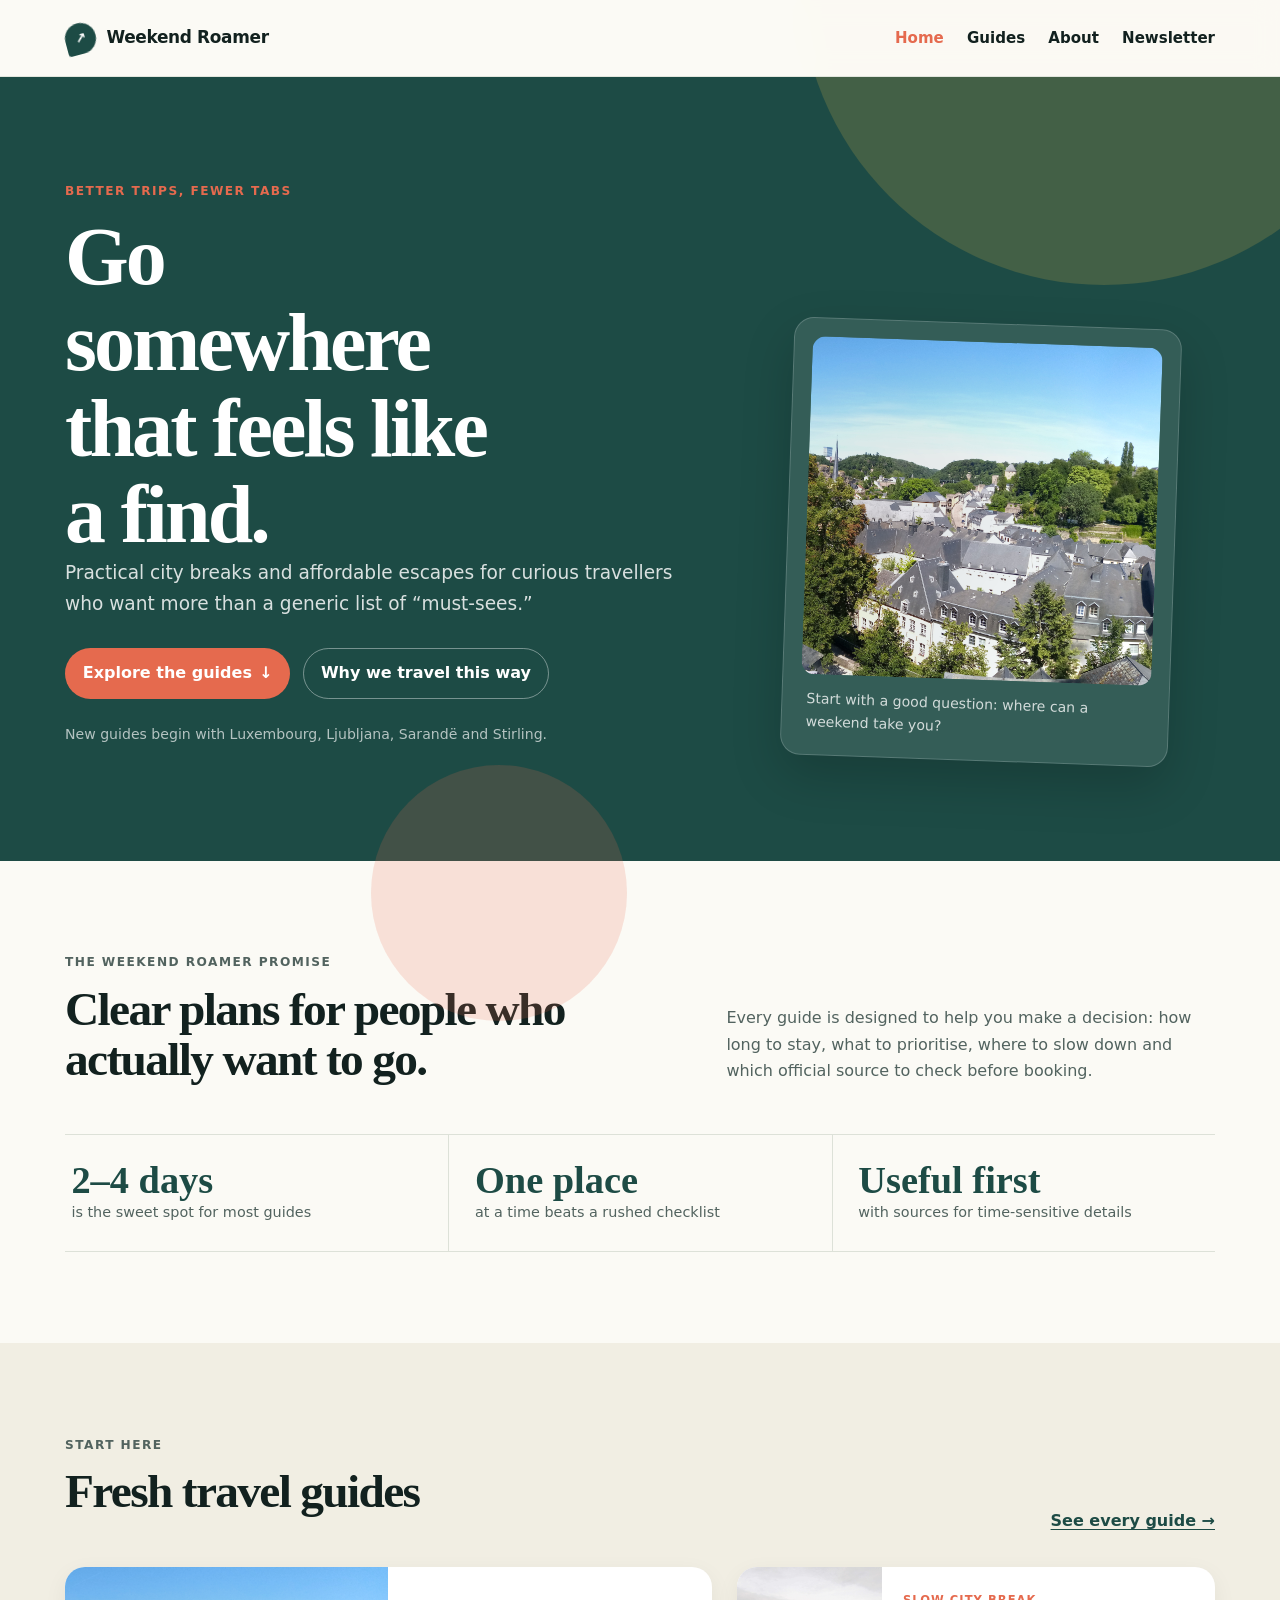
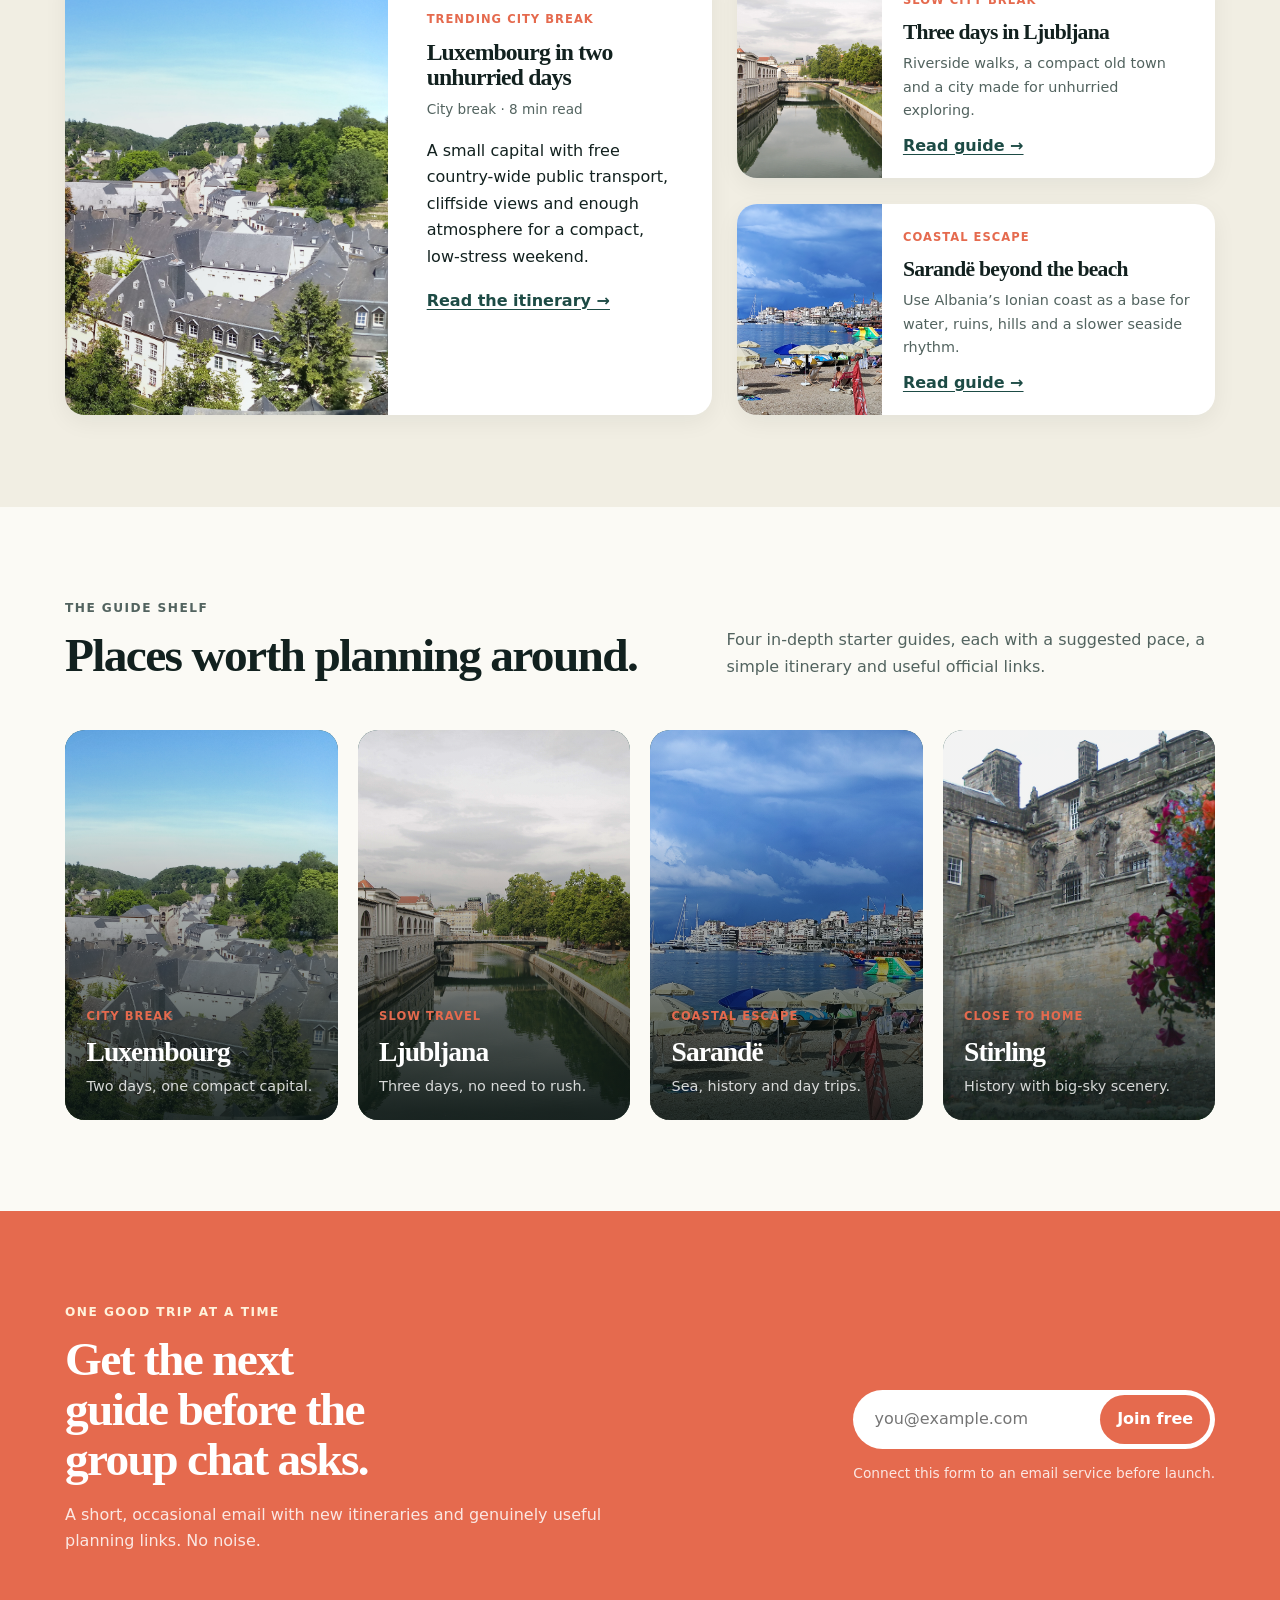
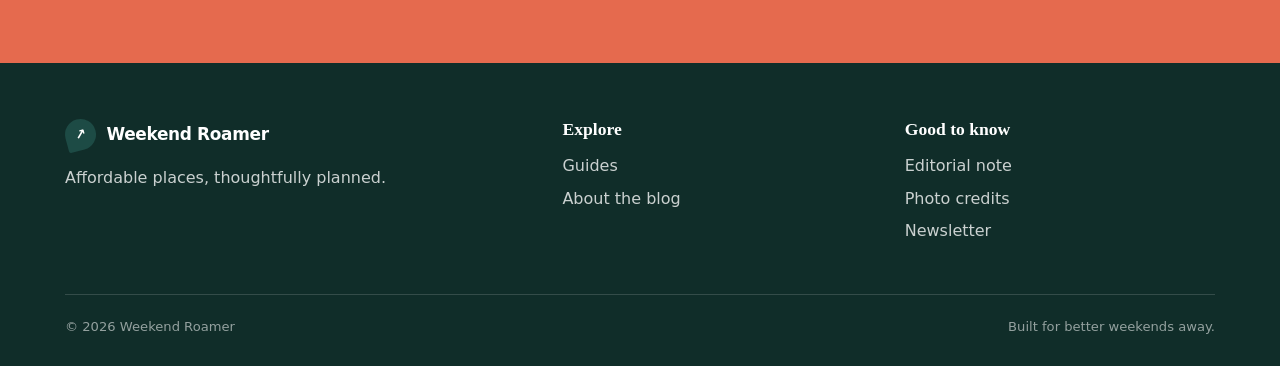
<file: index.html>
<!doctype html>
<html lang="en">
  <head>
    <meta charset="utf-8">
    <meta name="viewport" content="width=device-width, initial-scale=1">
    <meta name="description" content="Weekend Roamer is a practical travel blog for affordable European city breaks, smart itineraries and lesser-known places worth visiting.">
    <meta name="theme-color" content="#1d4b45">
    <title>Weekend Roamer | Affordable places worth the trip</title>
    <link rel="stylesheet" href="styles.css">
  </head>
  <body>
    <a class="skip-link" href="#main">Skip to content</a>
    <div class="site-shell">
      <header class="site-header">
        <nav class="nav container" aria-label="Main navigation">
          <a class="brand" href="index.html"><span class="brand-mark" aria-hidden="true">↗</span>Weekend Roamer</a>
          <button class="nav-toggle" type="button" aria-controls="nav-links" aria-expanded="false">Menu</button>
          <div id="nav-links" class="nav-links">
            <a href="index.html" aria-current="page">Home</a>
            <a href="#guides">Guides</a>
            <a href="about.html">About</a>
            <a href="#newsletter">Newsletter</a>
          </div>
        </nav>
      </header>

      <main id="main">
        <section class="hero">
          <div class="hero-inner container">
            <div class="hero-copy">
              <p class="eyebrow">Better trips, fewer tabs</p>
              <h1>Go somewhere that feels like a find.</h1>
              <p class="lede">Practical city breaks and affordable escapes for curious travellers who want more than a generic list of “must-sees.”</p>
              <div class="hero-actions">
                <a class="button button-primary" href="#guides">Explore the guides <span aria-hidden="true">↓</span></a>
                <a class="button button-ghost" href="about.html">Why we travel this way</a>
              </div>
              <p class="hero-note">New guides begin with Luxembourg, Ljubljana, Sarandë and Stirling.</p>
            </div>
            <figure class="hero-card">
              <img src="luxembourg-city.jpg" alt="Panoramic view across Luxembourg City">
              <figcaption>Start with a good question: where can a weekend take you?</figcaption>
            </figure>
          </div>
        </section>

        <section class="intro-section container" aria-labelledby="promise-title">
          <div class="section-heading">
            <div>
              <p class="eyebrow">The Weekend Roamer promise</p>
              <h2 id="promise-title">Clear plans for people who actually want to go.</h2>
            </div>
            <p>Every guide is designed to help you make a decision: how long to stay, what to prioritise, where to slow down and which official source to check before booking.</p>
          </div>
          <div class="stats" aria-label="Editorial principles">
            <div class="stat"><strong>2–4 days</strong><span>is the sweet spot for most guides</span></div>
            <div class="stat"><strong>One place</strong><span>at a time beats a rushed checklist</span></div>
            <div class="stat"><strong>Useful first</strong><span>with sources for time-sensitive details</span></div>
          </div>
        </section>

        <section class="feature-section" aria-labelledby="featured-title">
          <div class="container">
            <div class="section-heading">
              <div>
                <p class="eyebrow">Start here</p>
                <h2 id="featured-title">Fresh travel guides</h2>
              </div>
              <a class="text-link" href="#guides">See every guide →</a>
            </div>
            <div class="featured-grid">
              <article class="feature-card">
                <img src="luxembourg-city.jpg" alt="Panoramic view across Luxembourg City">
                <div class="card-copy">
                  <span class="tag">Trending city break</span>
                  <h3>Luxembourg in two unhurried days</h3>
                  <p class="card-meta">City break · 8 min read</p>
                  <p>A small capital with free country-wide public transport, cliffside views and enough atmosphere for a compact, low-stress weekend.</p>
                  <a class="text-link" href="luxembourg.html">Read the itinerary →</a>
                </div>
              </article>
              <div class="compact-posts">
                <article class="post-card">
                  <img src="ljubljana-river.jpg" alt="The Ljubljanica River running through central Ljubljana">
                  <div class="card-copy">
                    <span class="tag">Slow city break</span>
                    <h3>Three days in Ljubljana</h3>
                    <p>Riverside walks, a compact old town and a city made for unhurried exploring.</p>
                    <a class="text-link" href="ljubljana.html">Read guide →</a>
                  </div>
                </article>
                <article class="post-card">
                  <img src="sarande-beach.jpg" alt="Sarandë’s public beach and waterfront in Albania">
                  <div class="card-copy">
                    <span class="tag">Coastal escape</span>
                    <h3>Sarandë beyond the beach</h3>
                    <p>Use Albania’s Ionian coast as a base for water, ruins, hills and a slower seaside rhythm.</p>
                    <a class="text-link" href="sarande.html">Read guide →</a>
                  </div>
                </article>
              </div>
            </div>
          </div>
        </section>

        <section id="guides" class="guide-section container" aria-labelledby="guides-title">
          <div class="section-heading">
            <div>
              <p class="eyebrow">The guide shelf</p>
              <h2 id="guides-title">Places worth planning around.</h2>
            </div>
            <p>Four in-depth starter guides, each with a suggested pace, a simple itinerary and useful official links.</p>
          </div>
          <div class="guide-grid">
            <a class="guide-card" href="luxembourg.html">
              <img src="luxembourg-city.jpg" alt="Panoramic view across Luxembourg City">
              <span class="tag">City break</span><h3>Luxembourg</h3><p>Two days, one compact capital.</p>
            </a>
            <a class="guide-card" href="ljubljana.html">
              <img src="ljubljana-river.jpg" alt="The Ljubljanica River running through central Ljubljana">
              <span class="tag">Slow travel</span><h3>Ljubljana</h3><p>Three days, no need to rush.</p>
            </a>
            <a class="guide-card" href="sarande.html">
              <img src="sarande-beach.jpg" alt="Sarandë’s public beach and waterfront in Albania">
              <span class="tag">Coastal escape</span><h3>Sarandë</h3><p>Sea, history and day trips.</p>
            </a>
            <a class="guide-card" href="stirling.html">
              <img src="stirling-castle.jpg" alt="Exterior view of Stirling Castle in Scotland">
              <span class="tag">Close to home</span><h3>Stirling</h3><p>History with big-sky scenery.</p>
            </a>
          </div>
        </section>

        <section id="newsletter" class="newsletter-section">
          <div class="newsletter-box container">
            <div>
              <p class="eyebrow" style="color:#fff2db">One good trip at a time</p>
              <h2>Get the next guide before the group chat asks.</h2>
              <p>A short, occasional email with new itineraries and genuinely useful planning links. No noise.</p>
            </div>
            <div>
              <form class="signup" data-newsletter>
                <label class="sr-only" for="email">Your email address</label>
                <input id="email" type="email" placeholder="you@example.com" autocomplete="email" required>
                <button class="button button-primary" type="submit">Join free</button>
              </form>
              <p class="form-message" aria-live="polite">Connect this form to an email service before launch.</p>
            </div>
          </div>
        </section>
      </main>

      <footer class="site-footer">
        <div class="container">
          <div class="footer-top">
            <div><a class="brand" href="index.html"><span class="brand-mark" aria-hidden="true">↗</span>Weekend Roamer</a><p>Affordable places, thoughtfully planned.</p></div>
            <div><p class="footer-title">Explore</p><ul class="footer-links"><li><a href="#guides">Guides</a></li><li><a href="about.html">About the blog</a></li></ul></div>
            <div><p class="footer-title">Good to know</p><ul class="footer-links"><li><a href="about.html#editorial-note">Editorial note</a></li><li><a href="photo-credits.html">Photo credits</a></li><li><a href="#newsletter">Newsletter</a></li></ul></div>
          </div>
          <div class="footer-bottom"><span>© 2026 Weekend Roamer</span><span>Built for better weekends away.</span></div>
        </div>
      </footer>
    </div>
    <script src="script.js"></script>
  </body>
</html>
</file>
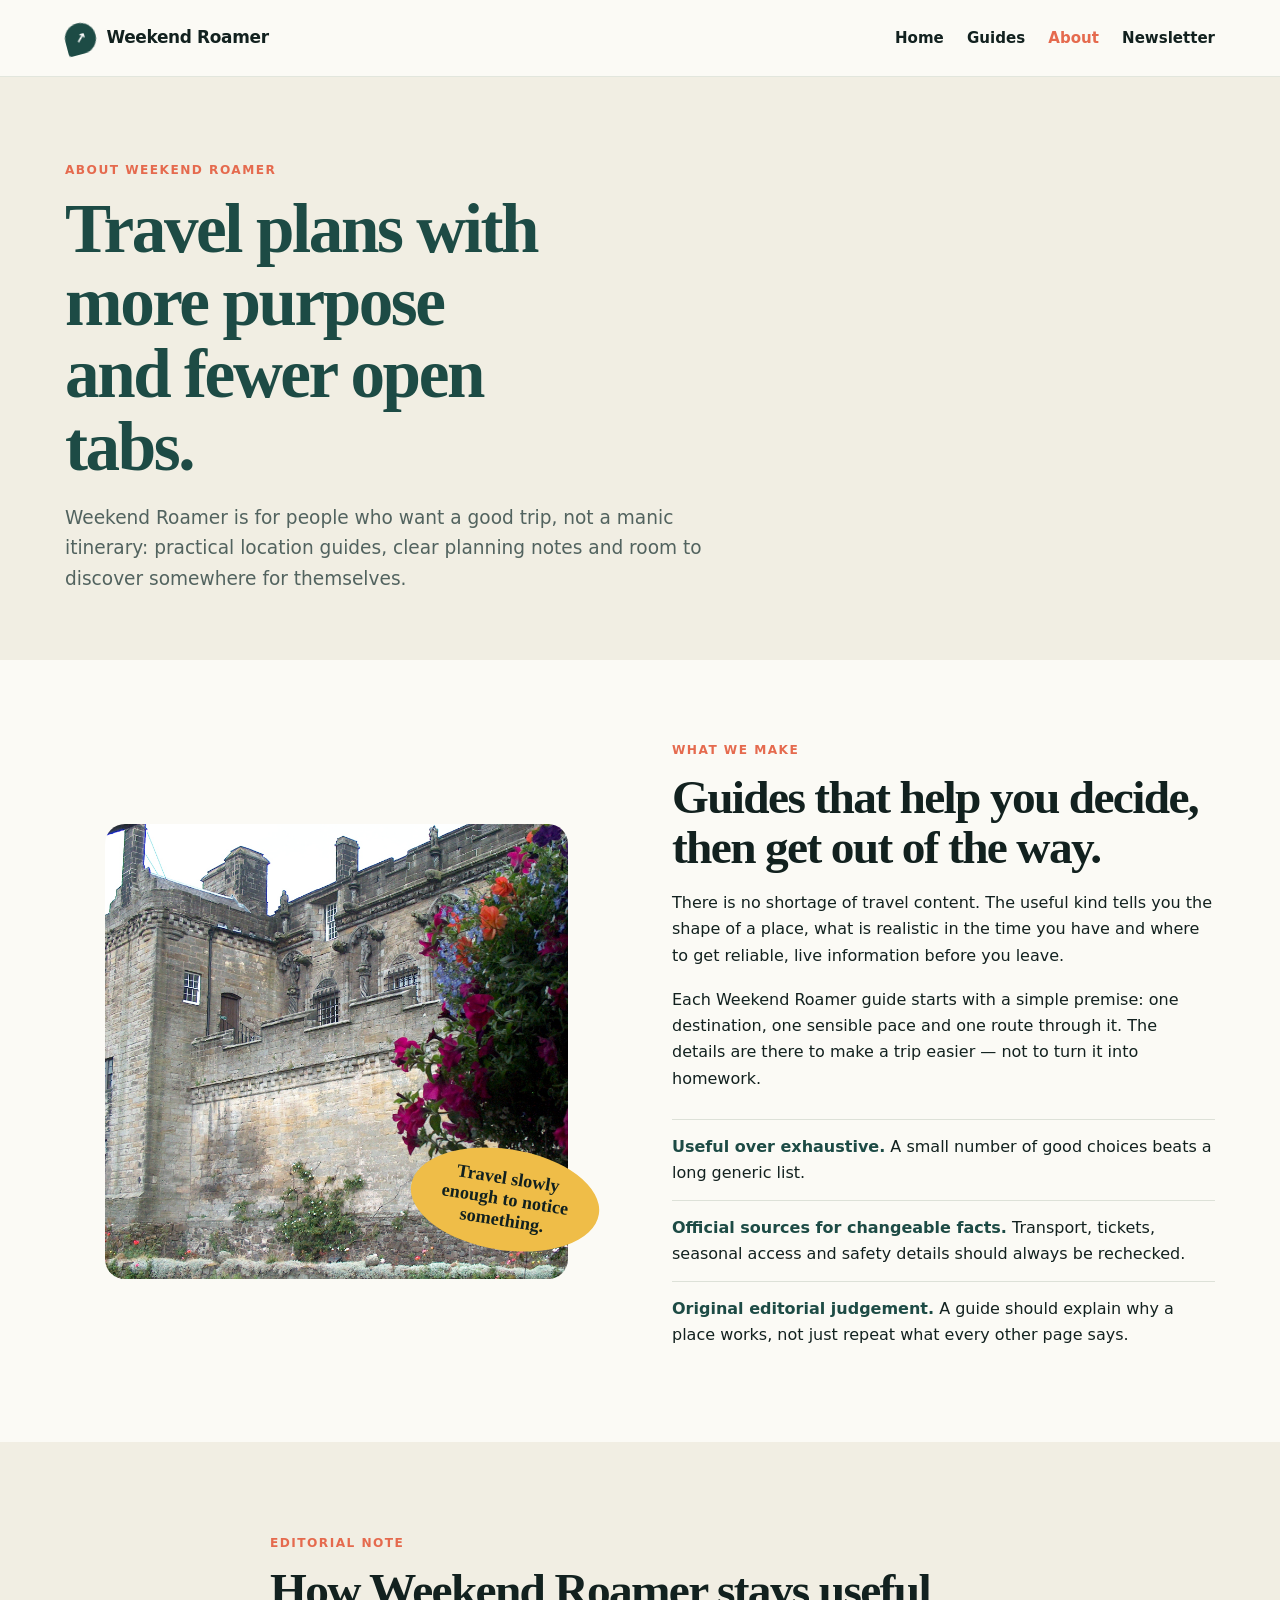
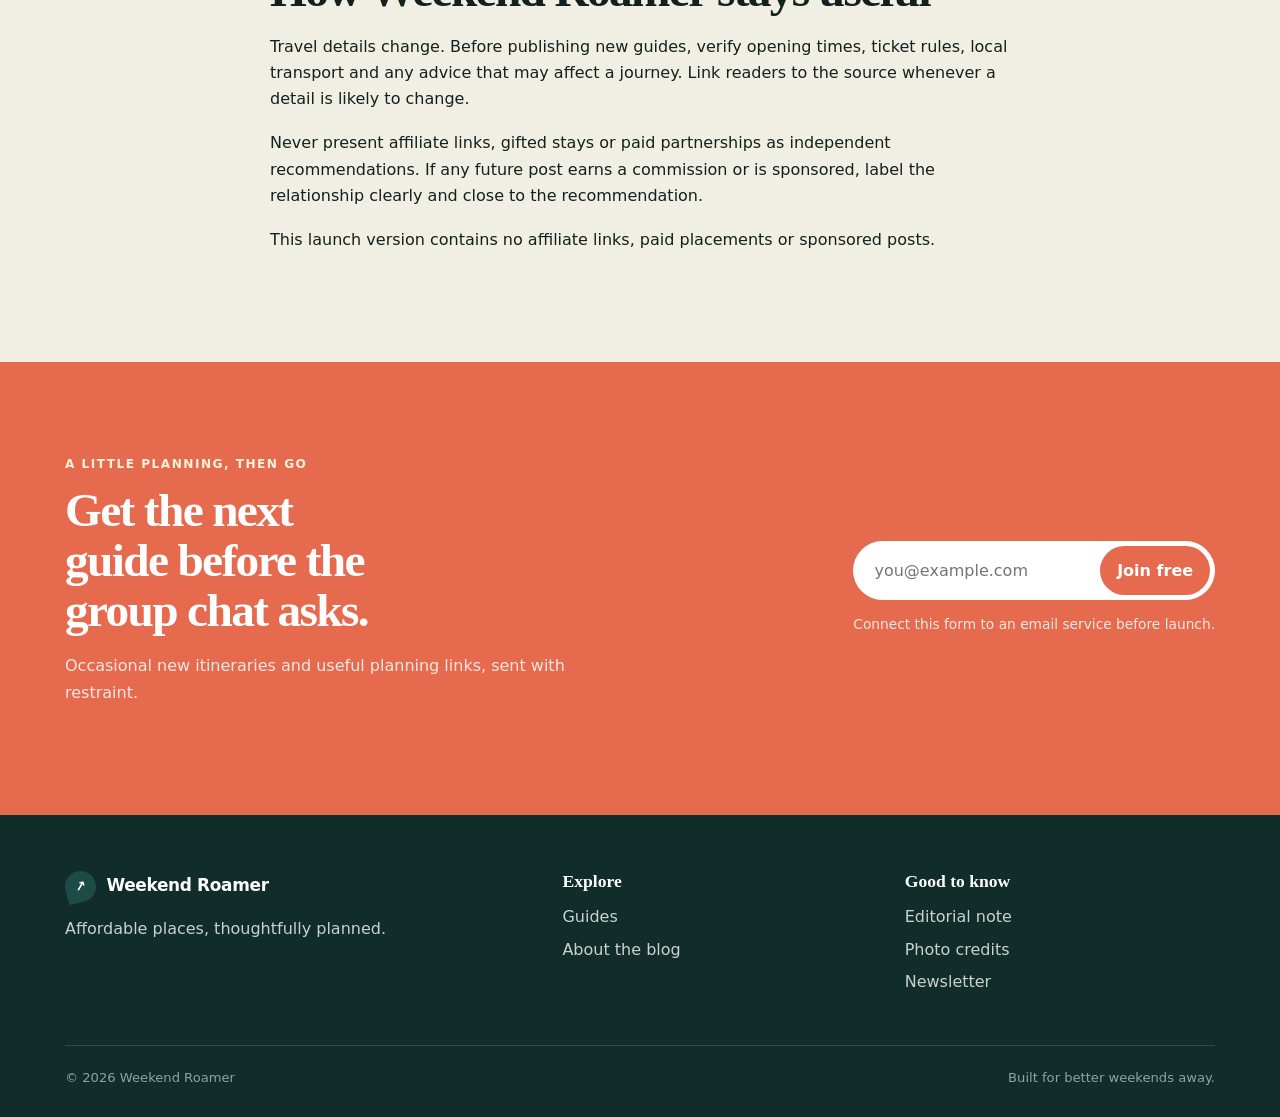
<file: about.html>
<!doctype html>
<html lang="en">
  <head>
    <meta charset="utf-8">
    <meta name="viewport" content="width=device-width, initial-scale=1">
    <meta name="description" content="About Weekend Roamer: practical, people-first travel guides for affordable European city breaks and places worth slowing down for.">
    <meta name="theme-color" content="#1d4b45">
    <title>About Weekend Roamer</title>
    <link rel="stylesheet" href="styles.css">
  </head>
  <body>
    <a class="skip-link" href="#main">Skip to content</a>
    <header class="site-header"><nav class="nav container" aria-label="Main navigation"><a class="brand" href="index.html"><span class="brand-mark" aria-hidden="true">↗</span>Weekend Roamer</a><button class="nav-toggle" type="button" aria-controls="nav-links" aria-expanded="false">Menu</button><div id="nav-links" class="nav-links"><a href="index.html">Home</a><a href="index.html#guides">Guides</a><a href="about.html" aria-current="page">About</a><a href="index.html#newsletter">Newsletter</a></div></nav></header>
    <main id="main">
      <header class="page-hero"><div class="container"><p class="eyebrow">About Weekend Roamer</p><h1>Travel plans with more purpose and fewer open tabs.</h1><p class="lede">Weekend Roamer is for people who want a good trip, not a manic itinerary: practical location guides, clear planning notes and room to discover somewhere for themselves.</p></div></header>
      <section class="about-section container"><div class="about-grid"><figure class="about-image"><img src="stirling-castle.jpg" alt="Exterior view of Stirling Castle in Scotland"><figcaption class="about-badge">Travel slowly enough to notice something.</figcaption></figure><div><p class="eyebrow">What we make</p><h2>Guides that help you decide, then get out of the way.</h2><p>There is no shortage of travel content. The useful kind tells you the shape of a place, what is realistic in the time you have and where to get reliable, live information before you leave.</p><p>Each Weekend Roamer guide starts with a simple premise: one destination, one sensible pace and one route through it. The details are there to make a trip easier — not to turn it into homework.</p><ul class="principles"><li><strong>Useful over exhaustive.</strong> A small number of good choices beats a long generic list.</li><li><strong>Official sources for changeable facts.</strong> Transport, tickets, seasonal access and safety details should always be rechecked.</li><li><strong>Original editorial judgement.</strong> A guide should explain why a place works, not just repeat what every other page says.</li></ul></div></div></section>
      <section id="editorial-note" class="feature-section"><div class="narrow"><p class="eyebrow">Editorial note</p><h2>How Weekend Roamer stays useful</h2><p>Travel details change. Before publishing new guides, verify opening times, ticket rules, local transport and any advice that may affect a journey. Link readers to the source whenever a detail is likely to change.</p><p>Never present affiliate links, gifted stays or paid partnerships as independent recommendations. If any future post earns a commission or is sponsored, label the relationship clearly and close to the recommendation.</p><p>This launch version contains no affiliate links, paid placements or sponsored posts.</p></div></section>
      <section class="newsletter-section"><div class="newsletter-box container"><div><p class="eyebrow" style="color:#fff2db">A little planning, then go</p><h2>Get the next guide before the group chat asks.</h2><p>Occasional new itineraries and useful planning links, sent with restraint.</p></div><div><form class="signup" data-newsletter><label class="sr-only" for="email">Your email address</label><input id="email" type="email" placeholder="you@example.com" autocomplete="email" required><button class="button button-primary" type="submit">Join free</button></form><p class="form-message" aria-live="polite">Connect this form to an email service before launch.</p></div></div></section>
    </main>
    <footer class="site-footer"><div class="container"><div class="footer-top"><div><a class="brand" href="index.html"><span class="brand-mark" aria-hidden="true">↗</span>Weekend Roamer</a><p>Affordable places, thoughtfully planned.</p></div><div><p class="footer-title">Explore</p><ul class="footer-links"><li><a href="index.html#guides">Guides</a></li><li><a href="about.html">About the blog</a></li></ul></div><div><p class="footer-title">Good to know</p><ul class="footer-links"><li><a href="#editorial-note">Editorial note</a></li><li><a href="photo-credits.html">Photo credits</a></li><li><a href="index.html#newsletter">Newsletter</a></li></ul></div></div><div class="footer-bottom"><span>© 2026 Weekend Roamer</span><span>Built for better weekends away.</span></div></div></footer>
    <script src="script.js"></script>
  </body>
</html>
</file>
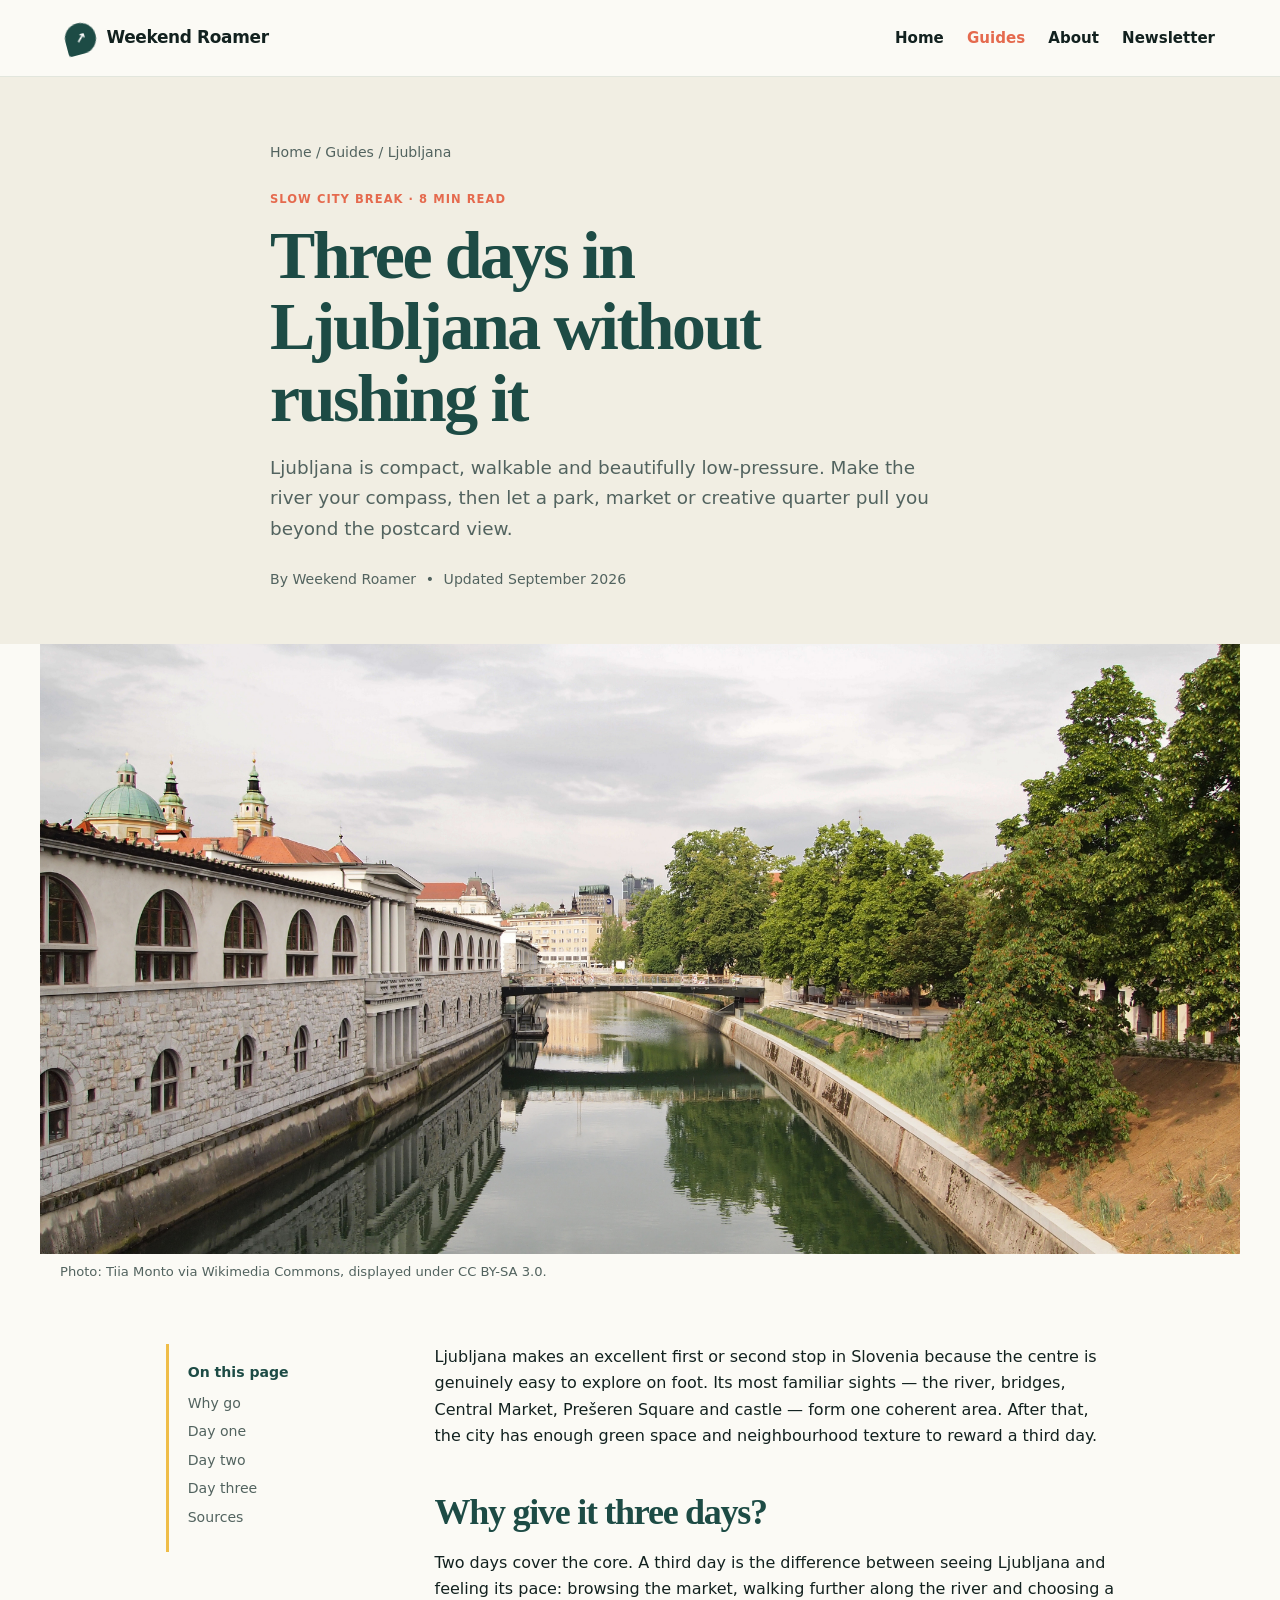
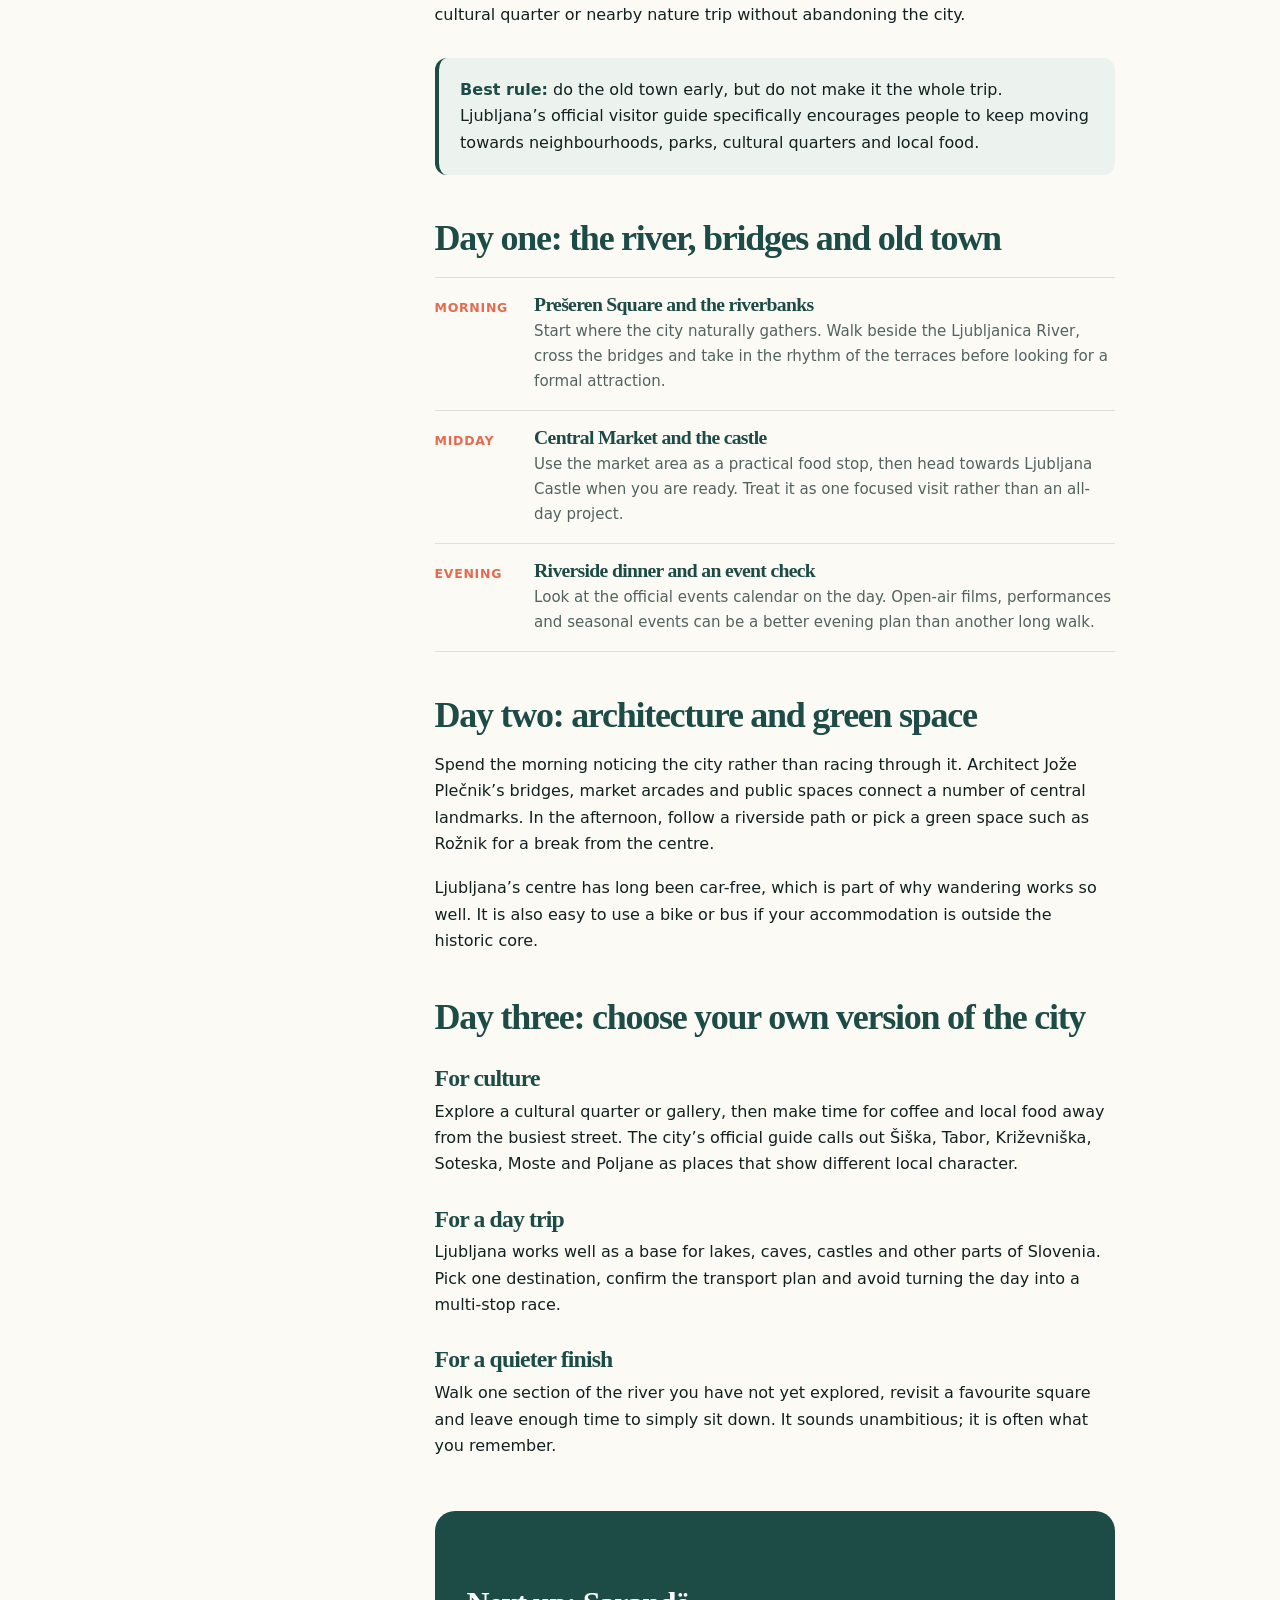
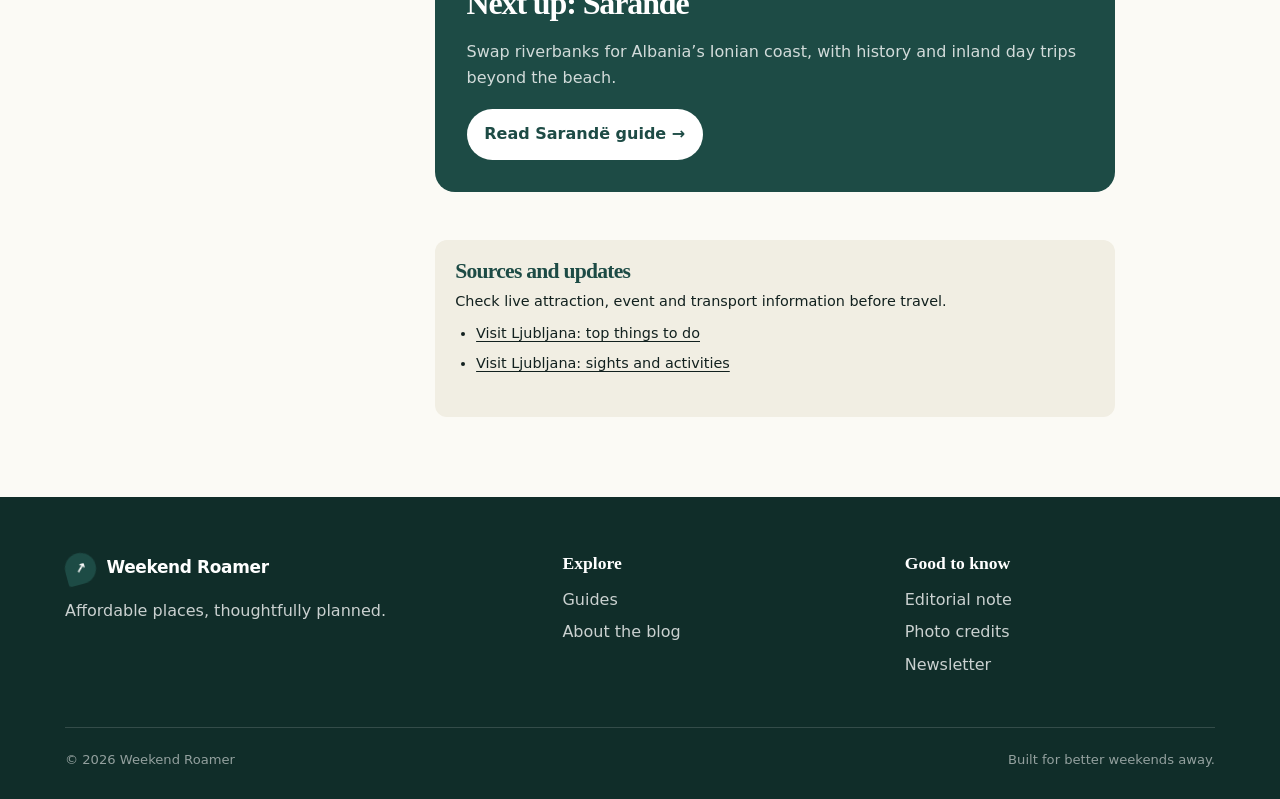
<file: ljubljana.html>
<!doctype html>
<html lang="en">
  <head>
    <meta charset="utf-8">
    <meta name="viewport" content="width=device-width, initial-scale=1">
    <meta name="description" content="A practical three-day Ljubljana itinerary: river walks, old town landmarks, green spaces, cultural quarters and a relaxed day-trip option.">
    <meta name="theme-color" content="#1d4b45">
    <title>Three Days in Ljubljana | Weekend Roamer</title>
    <link rel="stylesheet" href="styles.css">
  </head>
  <body>
    <a class="skip-link" href="#article">Skip to article</a>
    <header class="site-header"><nav class="nav container" aria-label="Main navigation"><a class="brand" href="index.html"><span class="brand-mark" aria-hidden="true">↗</span>Weekend Roamer</a><button class="nav-toggle" type="button" aria-controls="nav-links" aria-expanded="false">Menu</button><div id="nav-links" class="nav-links"><a href="index.html">Home</a><a href="index.html#guides" aria-current="page">Guides</a><a href="about.html">About</a><a href="index.html#newsletter">Newsletter</a></div></nav></header>
    <main id="article">
      <header class="article-header"><div class="narrow"><p class="breadcrumb"><a href="index.html">Home</a> / <a href="index.html#guides">Guides</a> / Ljubljana</p><span class="tag">Slow city break · 8 min read</span><h1>Three days in Ljubljana without rushing it</h1><p class="article-deck">Ljubljana is compact, walkable and beautifully low-pressure. Make the river your compass, then let a park, market or creative quarter pull you beyond the postcard view.</p><p class="byline"><span>By Weekend Roamer</span><span>Updated September 2026</span></p></div></header>
      <figure class="article-image"><img src="ljubljana-river.jpg" alt="The Ljubljanica River running through central Ljubljana"><figcaption class="photo-credit">Photo: Tiia Monto via Wikimedia Commons, displayed under CC BY-SA 3.0.</figcaption></figure>
      <div class="article-layout"><aside class="toc" aria-label="On this page"><strong>On this page</strong><a href="#why-go">Why go</a><a href="#day-one">Day one</a><a href="#day-two">Day two</a><a href="#day-three">Day three</a><a href="#sources">Sources</a></aside>
        <article class="article-content">
          <p>Ljubljana makes an excellent first or second stop in Slovenia because the centre is genuinely easy to explore on foot. Its most familiar sights — the river, bridges, Central Market, Prešeren Square and castle — form one coherent area. After that, the city has enough green space and neighbourhood texture to reward a third day.</p>
          <h2 id="why-go">Why give it three days?</h2><p>Two days cover the core. A third day is the difference between seeing Ljubljana and feeling its pace: browsing the market, walking further along the river and choosing a cultural quarter or nearby nature trip without abandoning the city.</p>
          <div class="tip"><strong>Best rule:</strong> do the old town early, but do not make it the whole trip. Ljubljana’s official visitor guide specifically encourages people to keep moving towards neighbourhoods, parks, cultural quarters and local food.</div>
          <h2 id="day-one">Day one: the river, bridges and old town</h2>
          <div class="itinerary"><div class="itinerary-item"><div class="itinerary-time">Morning</div><div><h3>Prešeren Square and the riverbanks</h3><p>Start where the city naturally gathers. Walk beside the Ljubljanica River, cross the bridges and take in the rhythm of the terraces before looking for a formal attraction.</p></div></div><div class="itinerary-item"><div class="itinerary-time">Midday</div><div><h3>Central Market and the castle</h3><p>Use the market area as a practical food stop, then head towards Ljubljana Castle when you are ready. Treat it as one focused visit rather than an all-day project.</p></div></div><div class="itinerary-item"><div class="itinerary-time">Evening</div><div><h3>Riverside dinner and an event check</h3><p>Look at the official events calendar on the day. Open-air films, performances and seasonal events can be a better evening plan than another long walk.</p></div></div></div>
          <h2 id="day-two">Day two: architecture and green space</h2><p>Spend the morning noticing the city rather than racing through it. Architect Jože Plečnik’s bridges, market arcades and public spaces connect a number of central landmarks. In the afternoon, follow a riverside path or pick a green space such as Rožnik for a break from the centre.</p><p>Ljubljana’s centre has long been car-free, which is part of why wandering works so well. It is also easy to use a bike or bus if your accommodation is outside the historic core.</p>
          <h2 id="day-three">Day three: choose your own version of the city</h2><h3>For culture</h3><p>Explore a cultural quarter or gallery, then make time for coffee and local food away from the busiest street. The city’s official guide calls out Šiška, Tabor, Križevniška, Soteska, Moste and Poljane as places that show different local character.</p><h3>For a day trip</h3><p>Ljubljana works well as a base for lakes, caves, castles and other parts of Slovenia. Pick one destination, confirm the transport plan and avoid turning the day into a multi-stop race.</p><h3>For a quieter finish</h3><p>Walk one section of the river you have not yet explored, revisit a favourite square and leave enough time to simply sit down. It sounds unambitious; it is often what you remember.</p>
          <div class="article-cta"><h2>Next up: Sarandë</h2><p>Swap riverbanks for Albania’s Ionian coast, with history and inland day trips beyond the beach.</p><a class="button button-light" href="sarande.html">Read Sarandë guide →</a></div>
          <section id="sources" class="source-box"><h2>Sources and updates</h2><p>Check live attraction, event and transport information before travel.</p><ul><li><a href="https://www.visitljubljana.com/en/visitors/sights-and-activities/things-to-do-in-ljubljana" target="_blank" rel="noopener">Visit Ljubljana: top things to do</a></li><li><a href="https://www.visitljubljana.com/en/visitors/sights-and-activities/" target="_blank" rel="noopener">Visit Ljubljana: sights and activities</a></li></ul></section>
        </article></div>
    </main>
    <footer class="site-footer"><div class="container"><div class="footer-top"><div><a class="brand" href="index.html"><span class="brand-mark" aria-hidden="true">↗</span>Weekend Roamer</a><p>Affordable places, thoughtfully planned.</p></div><div><p class="footer-title">Explore</p><ul class="footer-links"><li><a href="index.html#guides">Guides</a></li><li><a href="about.html">About the blog</a></li></ul></div><div><p class="footer-title">Good to know</p><ul class="footer-links"><li><a href="about.html#editorial-note">Editorial note</a></li><li><a href="photo-credits.html">Photo credits</a></li><li><a href="index.html#newsletter">Newsletter</a></li></ul></div></div><div class="footer-bottom"><span>© 2026 Weekend Roamer</span><span>Built for better weekends away.</span></div></div></footer>
    <script src="script.js"></script>
  </body>
</html>
</file>
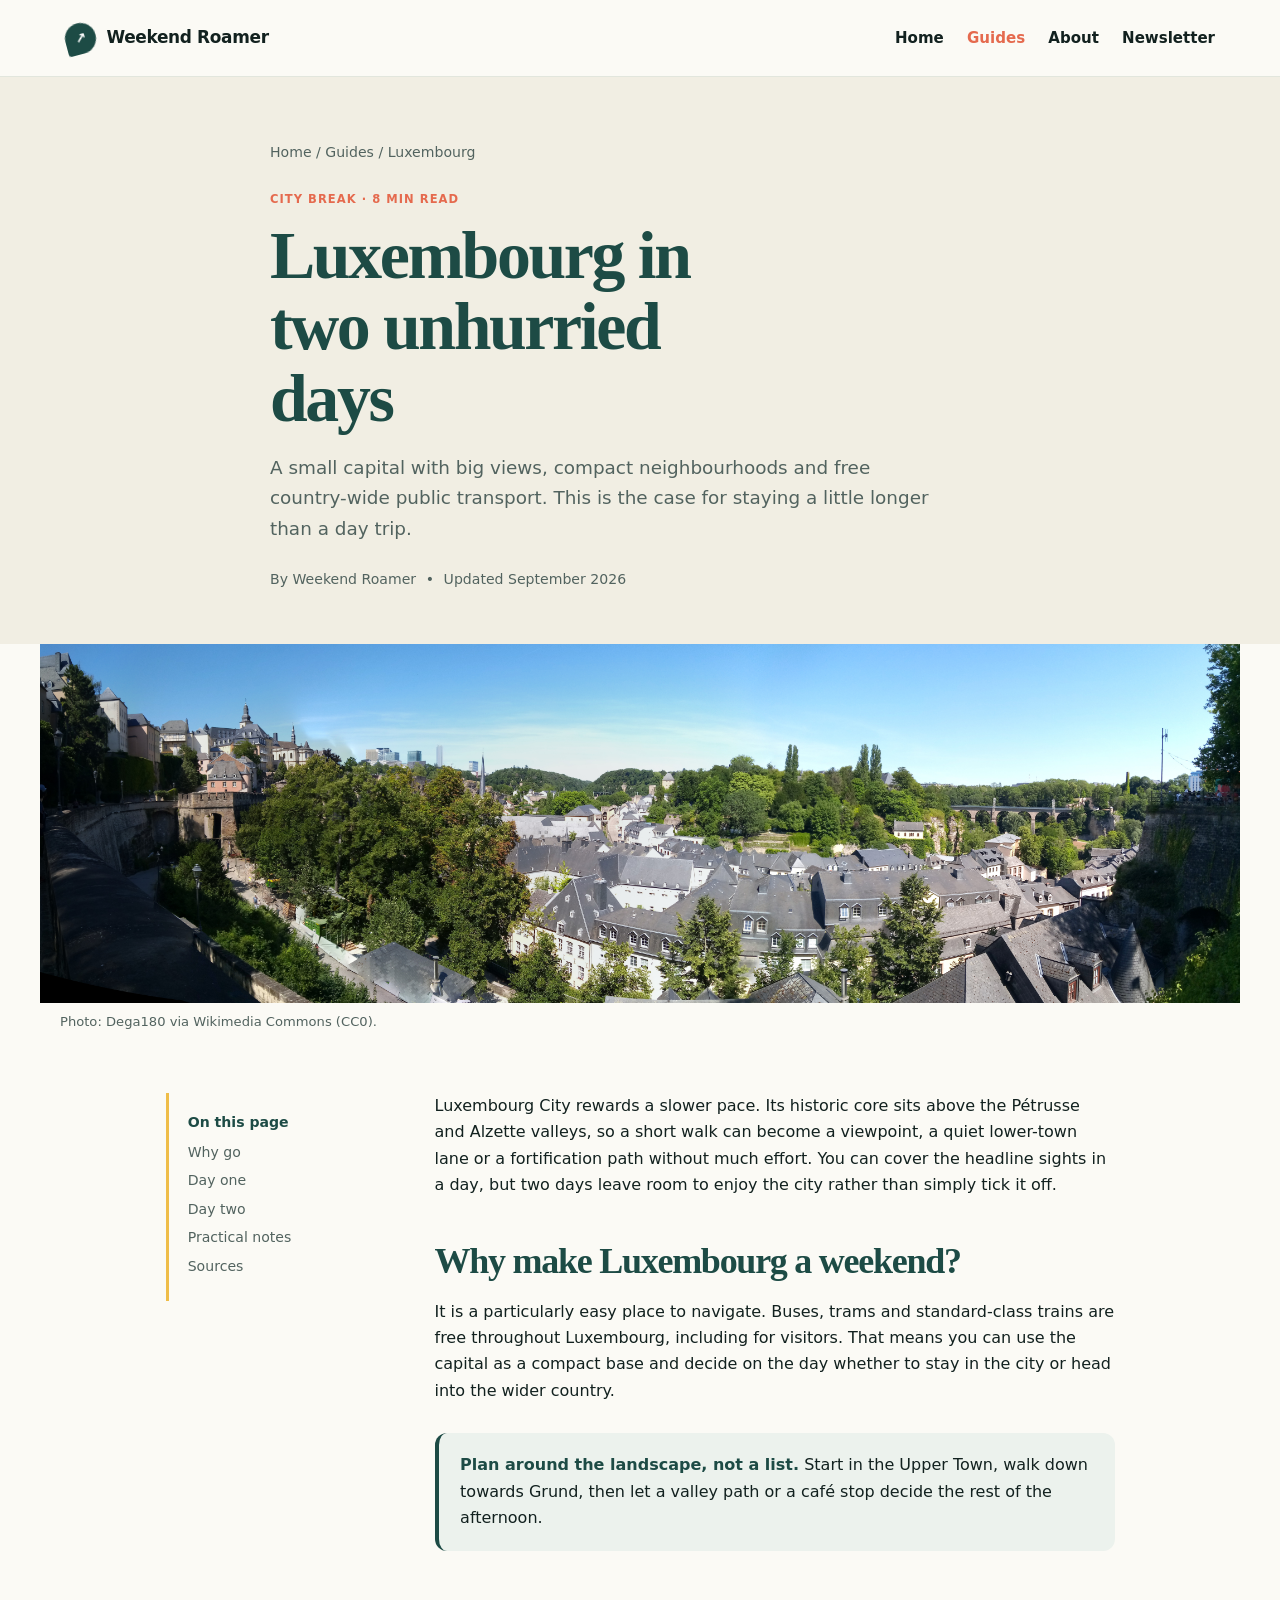
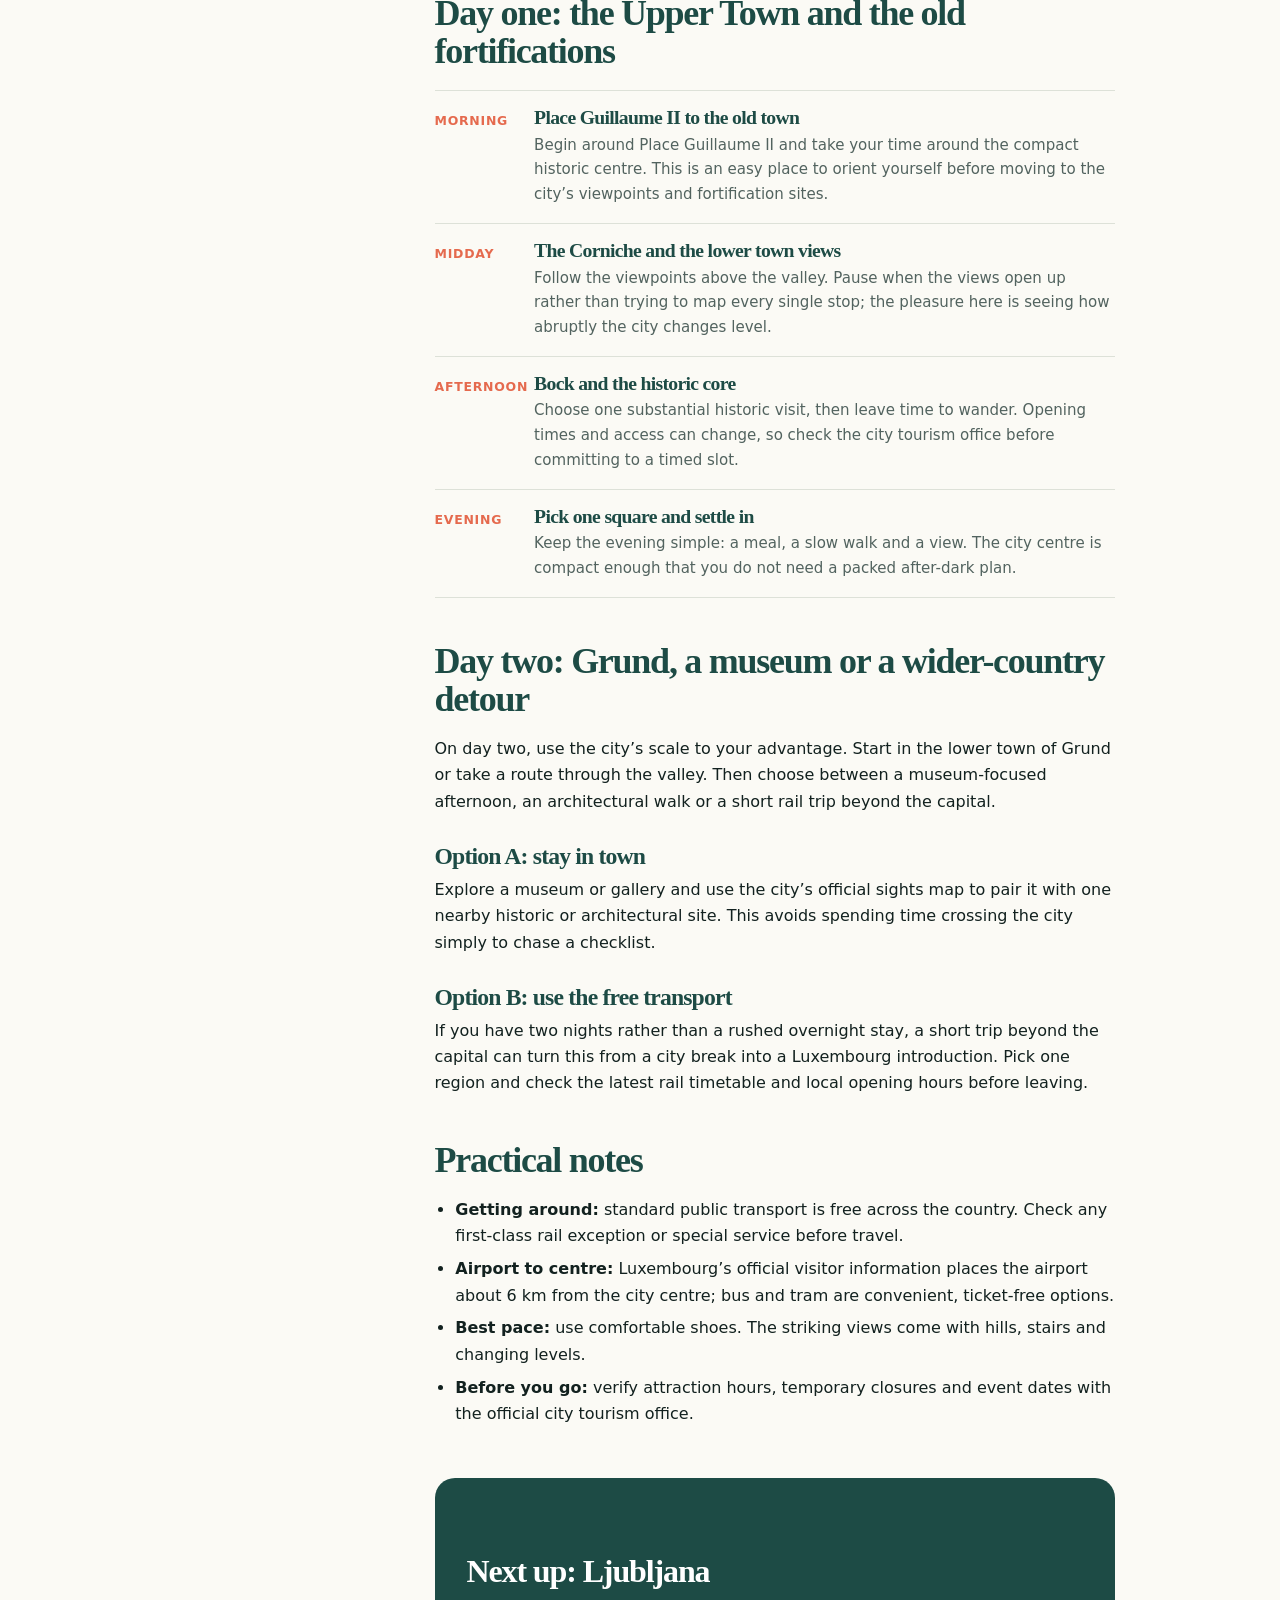
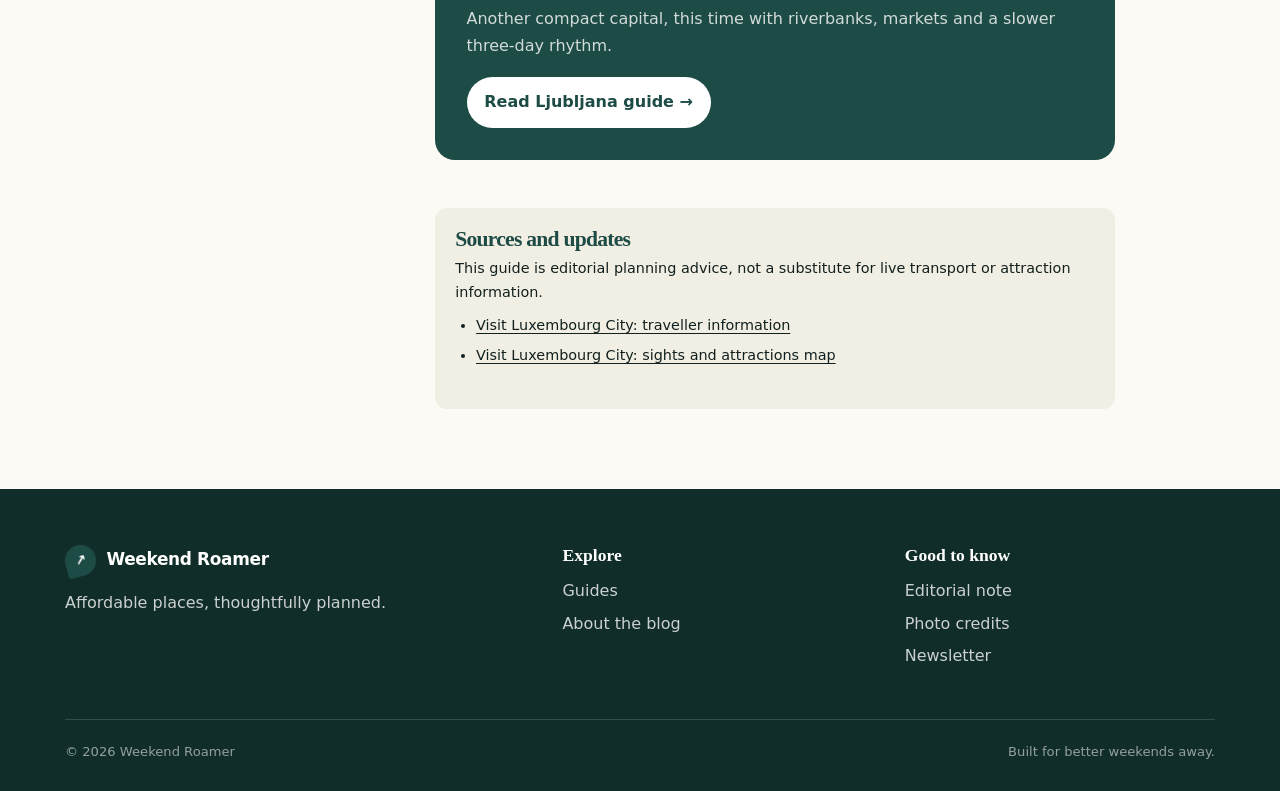
<file: luxembourg.html>
<!doctype html>
<html lang="en">
  <head>
    <meta charset="utf-8">
    <meta name="viewport" content="width=device-width, initial-scale=1">
    <meta name="description" content="A calm, practical two-day Luxembourg City itinerary with its historic core, lower town, museums and easy onward planning.">
    <meta name="theme-color" content="#1d4b45">
    <title>Luxembourg in Two Days | Weekend Roamer</title>
    <link rel="stylesheet" href="styles.css">
  </head>
  <body>
    <a class="skip-link" href="#article">Skip to article</a>
    <header class="site-header">
      <nav class="nav container" aria-label="Main navigation">
        <a class="brand" href="index.html"><span class="brand-mark" aria-hidden="true">↗</span>Weekend Roamer</a>
        <button class="nav-toggle" type="button" aria-controls="nav-links" aria-expanded="false">Menu</button>
        <div id="nav-links" class="nav-links"><a href="index.html">Home</a><a href="index.html#guides" aria-current="page">Guides</a><a href="about.html">About</a><a href="index.html#newsletter">Newsletter</a></div>
      </nav>
    </header>
    <main id="article">
      <header class="article-header">
        <div class="narrow">
          <p class="breadcrumb"><a href="index.html">Home</a> / <a href="index.html#guides">Guides</a> / Luxembourg</p>
          <span class="tag">City break · 8 min read</span>
          <h1>Luxembourg in two unhurried days</h1>
          <p class="article-deck">A small capital with big views, compact neighbourhoods and free country-wide public transport. This is the case for staying a little longer than a day trip.</p>
          <p class="byline"><span>By Weekend Roamer</span><span>Updated September 2026</span></p>
        </div>
      </header>
      <figure class="article-image"><img src="luxembourg-city.jpg" alt="Panoramic view across Luxembourg City"><figcaption class="photo-credit">Photo: Dega180 via Wikimedia Commons (CC0).</figcaption></figure>
      <div class="article-layout">
        <aside class="toc" aria-label="On this page"><strong>On this page</strong><a href="#why-go">Why go</a><a href="#day-one">Day one</a><a href="#day-two">Day two</a><a href="#practical">Practical notes</a><a href="#sources">Sources</a></aside>
        <article class="article-content">
          <p>Luxembourg City rewards a slower pace. Its historic core sits above the Pétrusse and Alzette valleys, so a short walk can become a viewpoint, a quiet lower-town lane or a fortification path without much effort. You can cover the headline sights in a day, but two days leave room to enjoy the city rather than simply tick it off.</p>

          <h2 id="why-go">Why make Luxembourg a weekend?</h2>
          <p>It is a particularly easy place to navigate. Buses, trams and standard-class trains are free throughout Luxembourg, including for visitors. That means you can use the capital as a compact base and decide on the day whether to stay in the city or head into the wider country.</p>
          <div class="tip"><strong>Plan around the landscape, not a list.</strong> Start in the Upper Town, walk down towards Grund, then let a valley path or a café stop decide the rest of the afternoon.</div>

          <h2 id="day-one">Day one: the Upper Town and the old fortifications</h2>
          <div class="itinerary">
            <div class="itinerary-item"><div class="itinerary-time">Morning</div><div><h3>Place Guillaume II to the old town</h3><p>Begin around Place Guillaume II and take your time around the compact historic centre. This is an easy place to orient yourself before moving to the city’s viewpoints and fortification sites.</p></div></div>
            <div class="itinerary-item"><div class="itinerary-time">Midday</div><div><h3>The Corniche and the lower town views</h3><p>Follow the viewpoints above the valley. Pause when the views open up rather than trying to map every single stop; the pleasure here is seeing how abruptly the city changes level.</p></div></div>
            <div class="itinerary-item"><div class="itinerary-time">Afternoon</div><div><h3>Bock and the historic core</h3><p>Choose one substantial historic visit, then leave time to wander. Opening times and access can change, so check the city tourism office before committing to a timed slot.</p></div></div>
            <div class="itinerary-item"><div class="itinerary-time">Evening</div><div><h3>Pick one square and settle in</h3><p>Keep the evening simple: a meal, a slow walk and a view. The city centre is compact enough that you do not need a packed after-dark plan.</p></div></div>
          </div>

          <h2 id="day-two">Day two: Grund, a museum or a wider-country detour</h2>
          <p>On day two, use the city’s scale to your advantage. Start in the lower town of Grund or take a route through the valley. Then choose between a museum-focused afternoon, an architectural walk or a short rail trip beyond the capital.</p>
          <h3>Option A: stay in town</h3>
          <p>Explore a museum or gallery and use the city’s official sights map to pair it with one nearby historic or architectural site. This avoids spending time crossing the city simply to chase a checklist.</p>
          <h3>Option B: use the free transport</h3>
          <p>If you have two nights rather than a rushed overnight stay, a short trip beyond the capital can turn this from a city break into a Luxembourg introduction. Pick one region and check the latest rail timetable and local opening hours before leaving.</p>

          <h2 id="practical">Practical notes</h2>
          <ul>
            <li><strong>Getting around:</strong> standard public transport is free across the country. Check any first-class rail exception or special service before travel.</li>
            <li><strong>Airport to centre:</strong> Luxembourg’s official visitor information places the airport about 6 km from the city centre; bus and tram are convenient, ticket-free options.</li>
            <li><strong>Best pace:</strong> use comfortable shoes. The striking views come with hills, stairs and changing levels.</li>
            <li><strong>Before you go:</strong> verify attraction hours, temporary closures and event dates with the official city tourism office.</li>
          </ul>

          <div class="article-cta"><h2>Next up: Ljubljana</h2><p>Another compact capital, this time with riverbanks, markets and a slower three-day rhythm.</p><a class="button button-light" href="ljubljana.html">Read Ljubljana guide →</a></div>

          <section id="sources" class="source-box"><h2>Sources and updates</h2><p>This guide is editorial planning advice, not a substitute for live transport or attraction information.</p><ul><li><a href="https://www.luxembourg-city.com/en/plan-your-stay/traveller-information" target="_blank" rel="noopener">Visit Luxembourg City: traveller information</a></li><li><a href="https://www.luxembourg-city.com/en/tours-activities/sights/map" target="_blank" rel="noopener">Visit Luxembourg City: sights and attractions map</a></li></ul></section>
        </article>
      </div>
    </main>
    <footer class="site-footer"><div class="container"><div class="footer-top"><div><a class="brand" href="index.html"><span class="brand-mark" aria-hidden="true">↗</span>Weekend Roamer</a><p>Affordable places, thoughtfully planned.</p></div><div><p class="footer-title">Explore</p><ul class="footer-links"><li><a href="index.html#guides">Guides</a></li><li><a href="about.html">About the blog</a></li></ul></div><div><p class="footer-title">Good to know</p><ul class="footer-links"><li><a href="about.html#editorial-note">Editorial note</a></li><li><a href="photo-credits.html">Photo credits</a></li><li><a href="index.html#newsletter">Newsletter</a></li></ul></div></div><div class="footer-bottom"><span>© 2026 Weekend Roamer</span><span>Built for better weekends away.</span></div></div></footer>
    <script src="script.js"></script>
  </body>
</html>
</file>
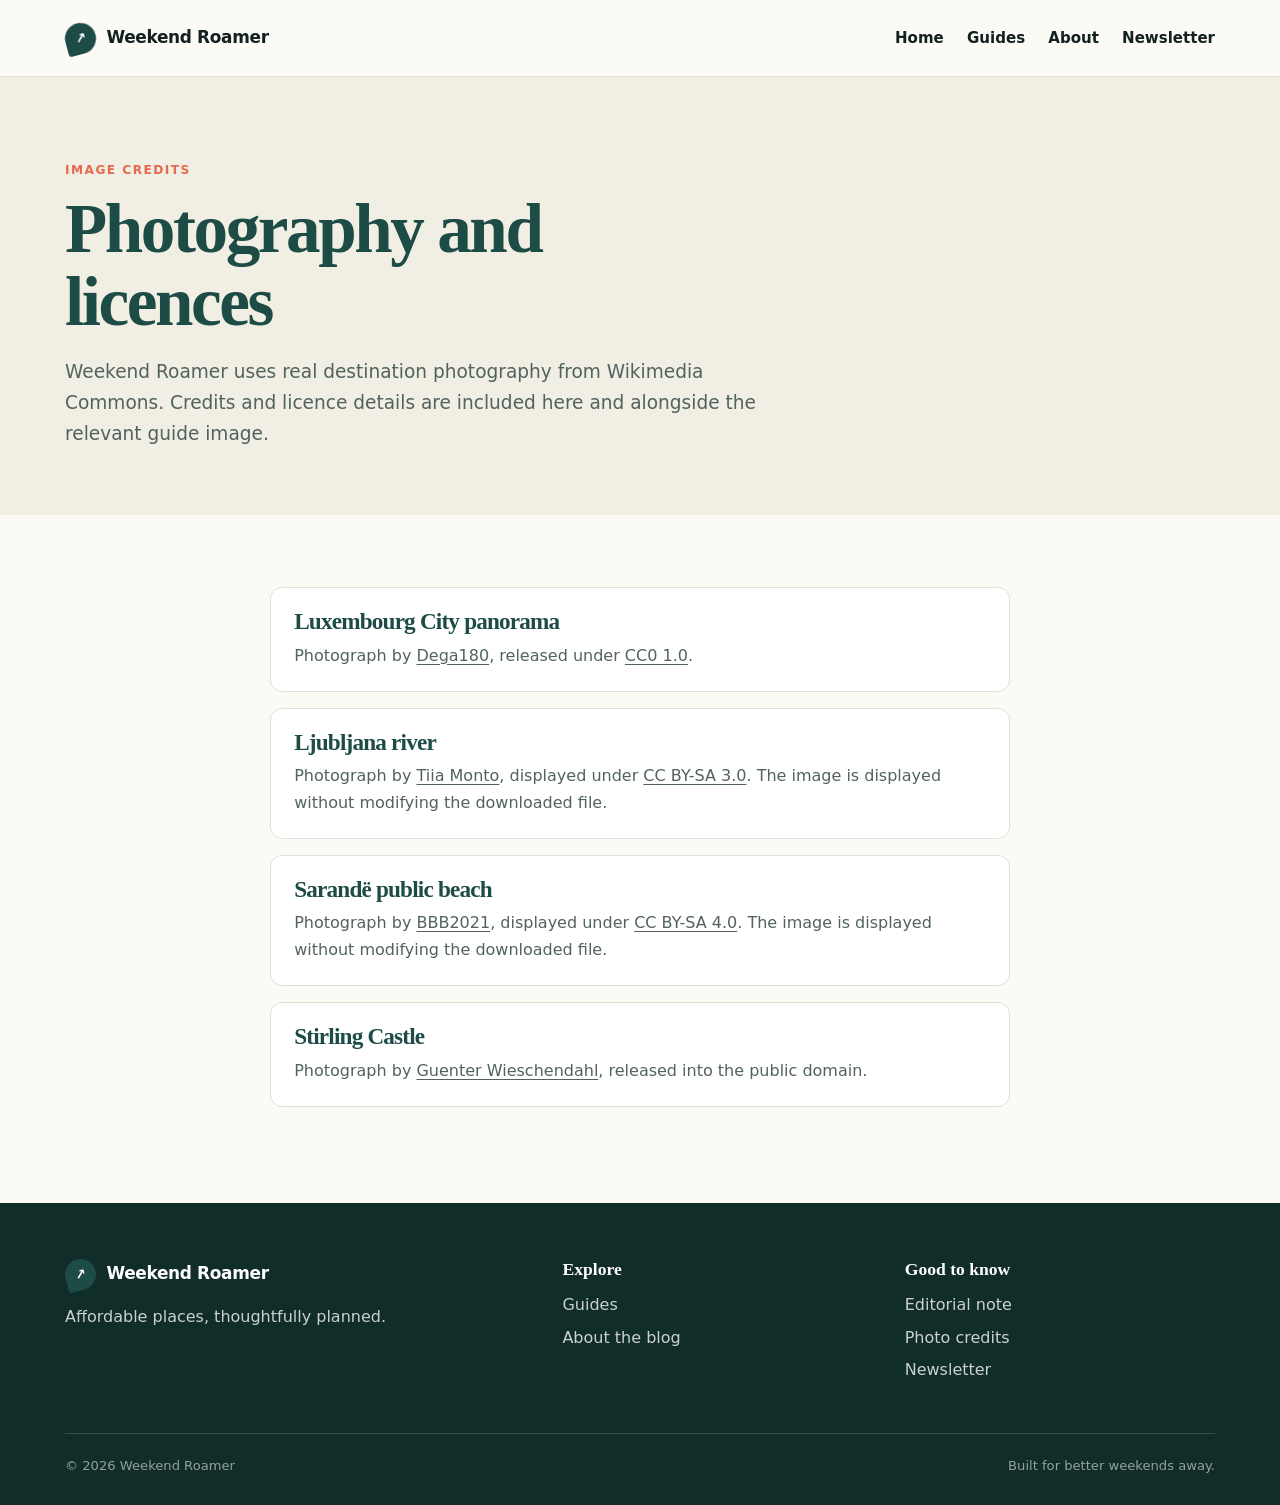
<file: photo-credits.html>
<!doctype html>
<html lang="en">
  <head>
    <meta charset="utf-8">
    <meta name="viewport" content="width=device-width, initial-scale=1">
    <meta name="description" content="Photography credits and licences for Weekend Roamer.">
    <meta name="theme-color" content="#1d4b45">
    <title>Photo credits | Weekend Roamer</title>
    <link rel="stylesheet" href="styles.css">
  </head>
  <body>
    <a class="skip-link" href="#main">Skip to content</a>
    <header class="site-header"><nav class="nav container" aria-label="Main navigation"><a class="brand" href="index.html"><span class="brand-mark" aria-hidden="true">↗</span>Weekend Roamer</a><button class="nav-toggle" type="button" aria-controls="nav-links" aria-expanded="false">Menu</button><div id="nav-links" class="nav-links"><a href="index.html">Home</a><a href="index.html#guides">Guides</a><a href="about.html">About</a><a href="index.html#newsletter">Newsletter</a></div></nav></header>
    <main id="main"><header class="page-hero"><div class="container"><p class="eyebrow">Image credits</p><h1>Photography and licences</h1><p class="lede">Weekend Roamer uses real destination photography from Wikimedia Commons. Credits and licence details are included here and alongside the relevant guide image.</p></div></header><section class="post-list-section"><div class="narrow credit-list"><article><h2>Luxembourg City panorama</h2><p>Photograph by <a href="https://commons.wikimedia.org/wiki/File:Luxemburg_City_panorama.jpg" target="_blank" rel="noopener">Dega180</a>, released under <a href="https://creativecommons.org/publicdomain/zero/1.0/" target="_blank" rel="noopener">CC0 1.0</a>.</p></article><article><h2>Ljubljana river</h2><p>Photograph by <a href="https://commons.wikimedia.org/wiki/File:Ljubljana_-_river.jpg" target="_blank" rel="noopener">Tiia Monto</a>, displayed under <a href="https://creativecommons.org/licenses/by-sa/3.0/" target="_blank" rel="noopener">CC BY-SA 3.0</a>. The image is displayed without modifying the downloaded file.</p></article><article><h2>Sarandë public beach</h2><p>Photograph by <a href="https://commons.wikimedia.org/wiki/File:Saranda_Public_Beach.jpg" target="_blank" rel="noopener">BBB2021</a>, displayed under <a href="https://creativecommons.org/licenses/by-sa/4.0/" target="_blank" rel="noopener">CC BY-SA 4.0</a>. The image is displayed without modifying the downloaded file.</p></article><article><h2>Stirling Castle</h2><p>Photograph by <a href="https://commons.wikimedia.org/wiki/File:Stirling-Castle.JPG" target="_blank" rel="noopener">Guenter Wieschendahl</a>, released into the public domain.</p></article></div></section></main>
    <footer class="site-footer"><div class="container"><div class="footer-top"><div><a class="brand" href="index.html"><span class="brand-mark" aria-hidden="true">↗</span>Weekend Roamer</a><p>Affordable places, thoughtfully planned.</p></div><div><p class="footer-title">Explore</p><ul class="footer-links"><li><a href="index.html#guides">Guides</a></li><li><a href="about.html">About the blog</a></li></ul></div><div><p class="footer-title">Good to know</p><ul class="footer-links"><li><a href="about.html#editorial-note">Editorial note</a></li><li><a href="photo-credits.html">Photo credits</a></li><li><a href="index.html#newsletter">Newsletter</a></li></ul></div></div><div class="footer-bottom"><span>© 2026 Weekend Roamer</span><span>Built for better weekends away.</span></div></div></footer>
    <script src="script.js"></script>
  </body>
</html>
</file>
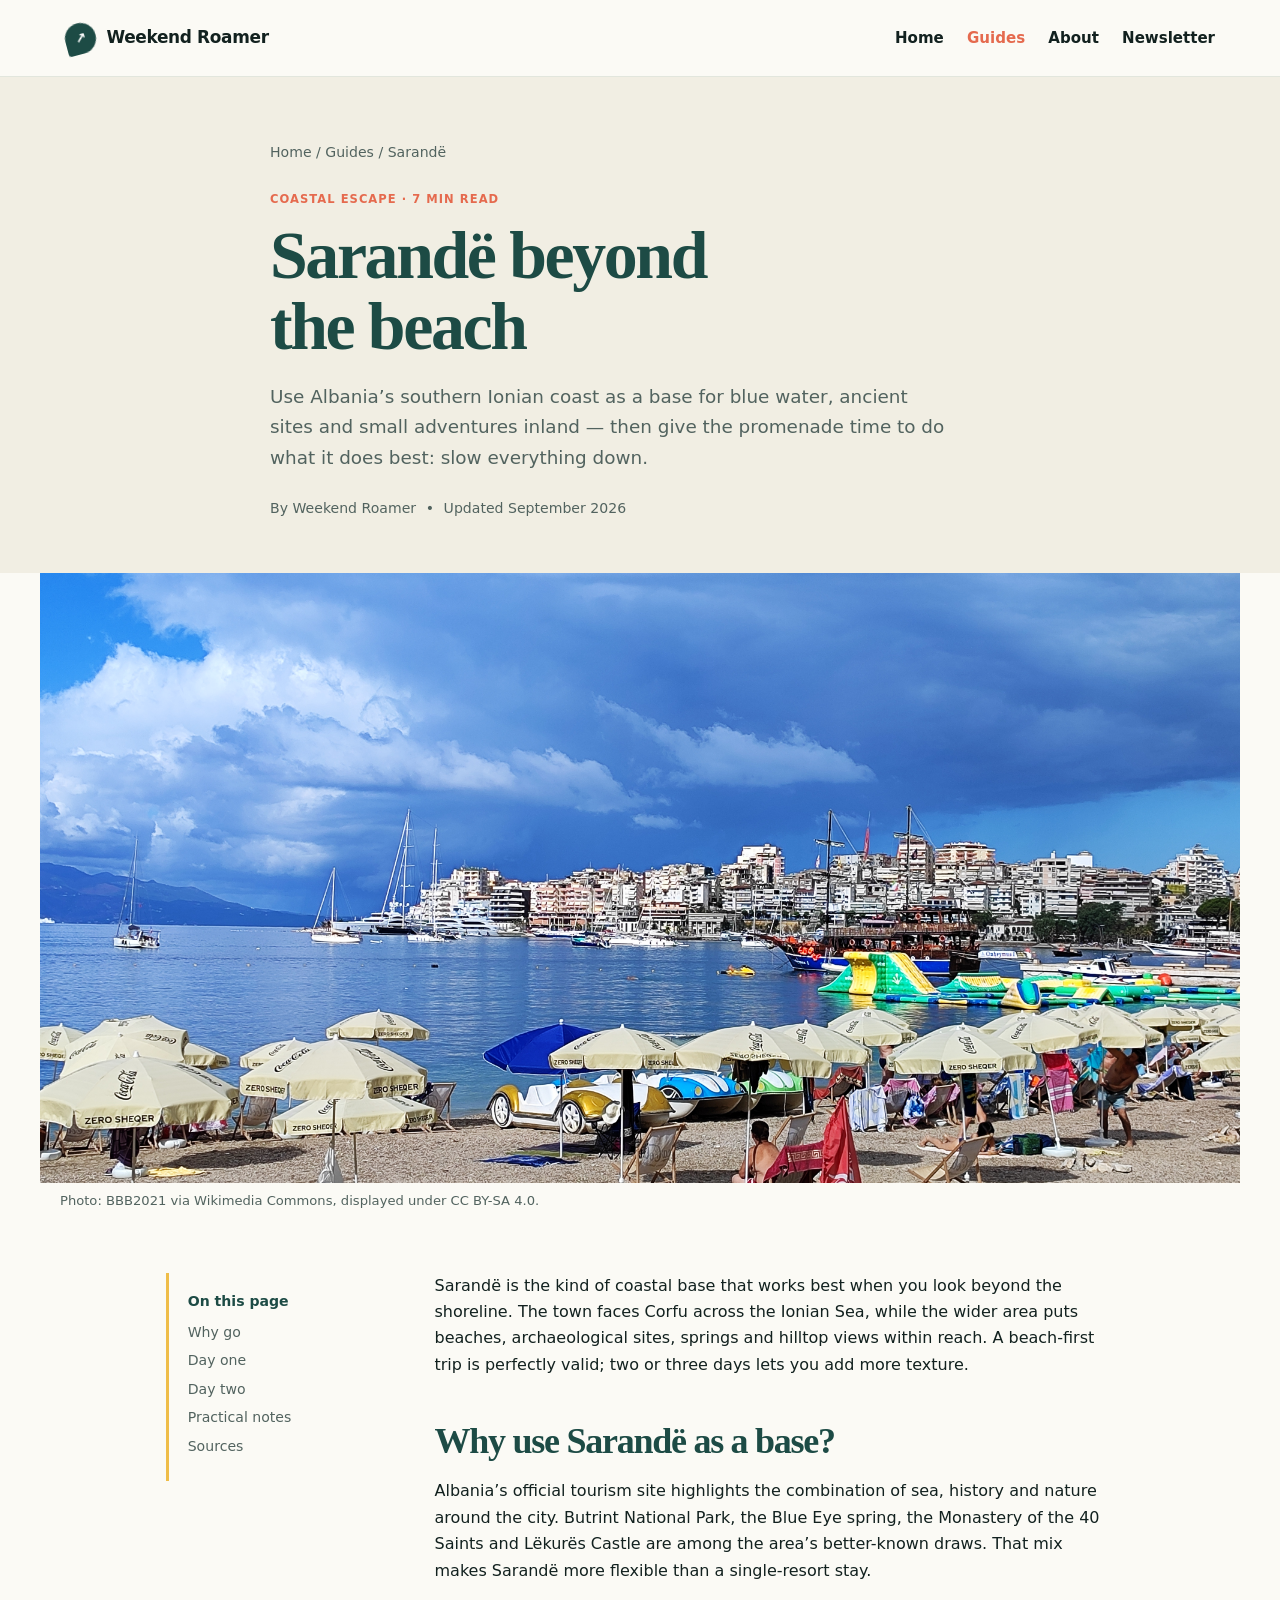
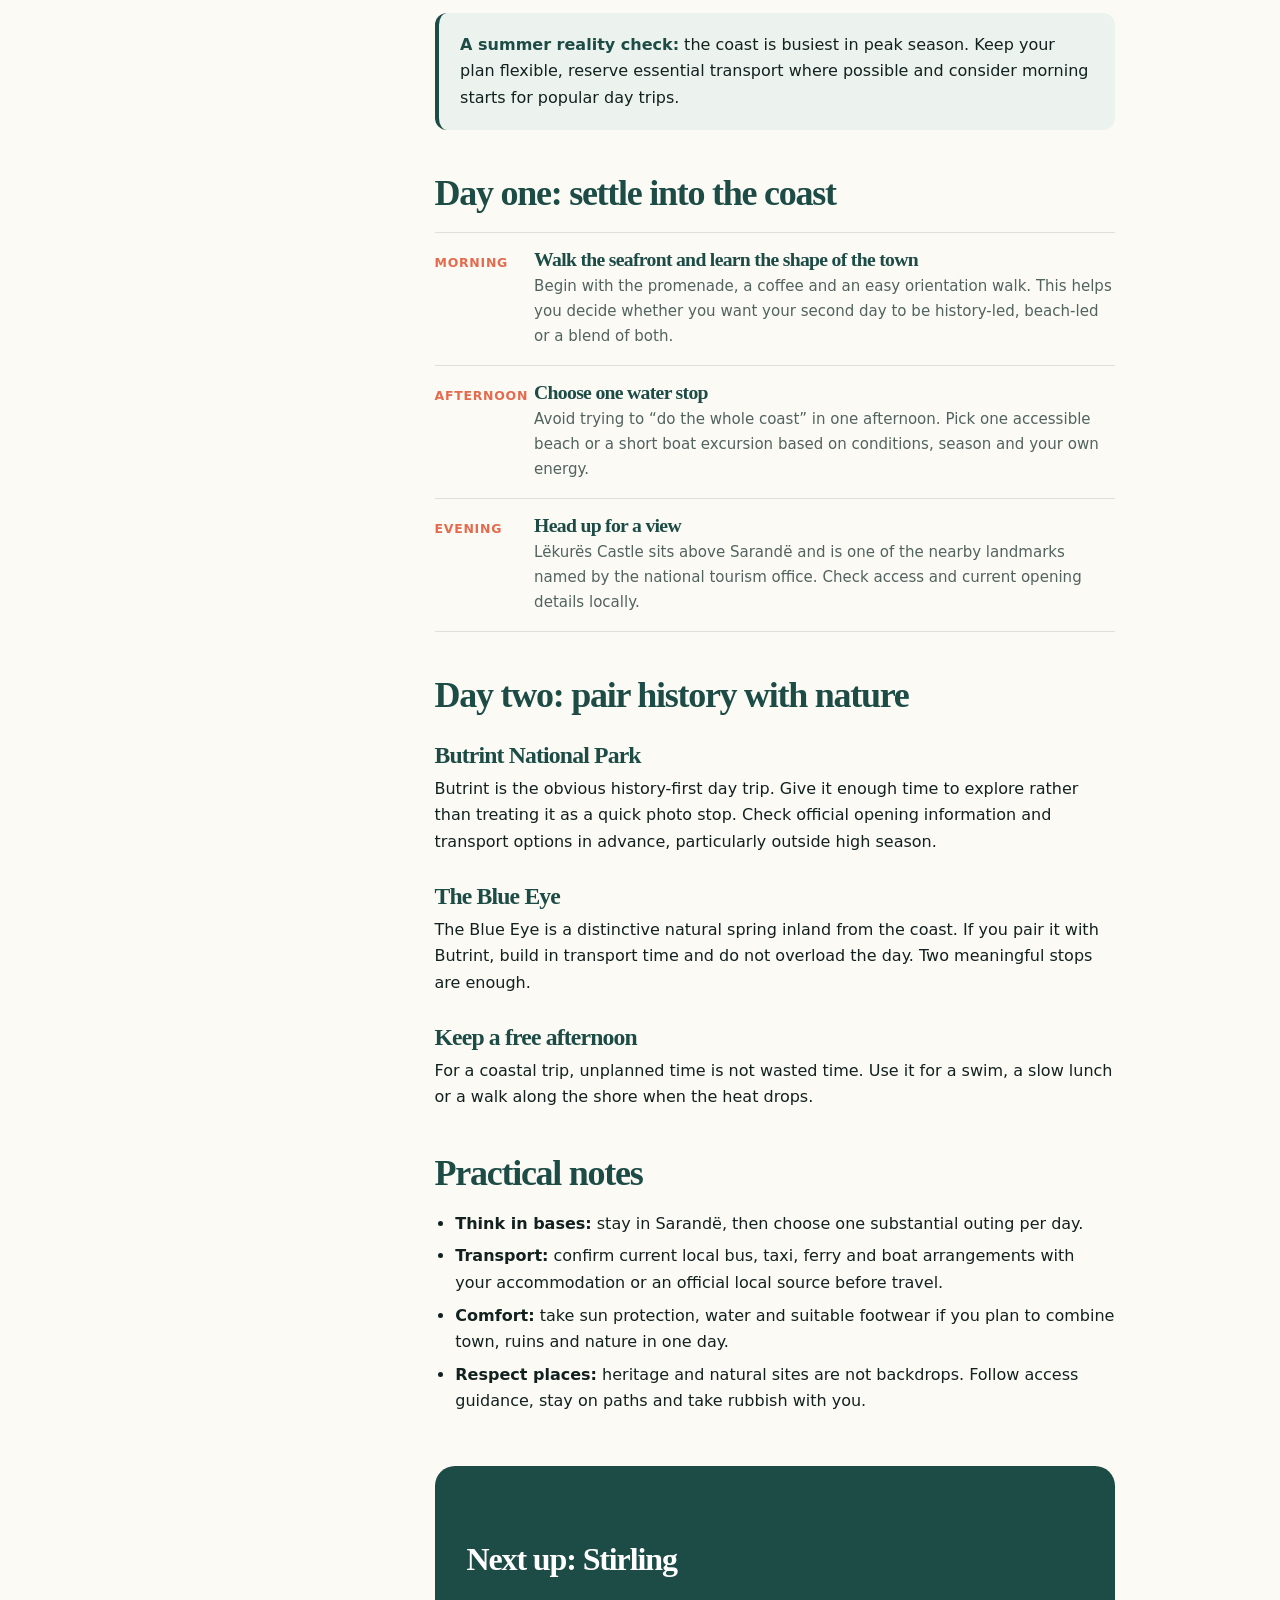
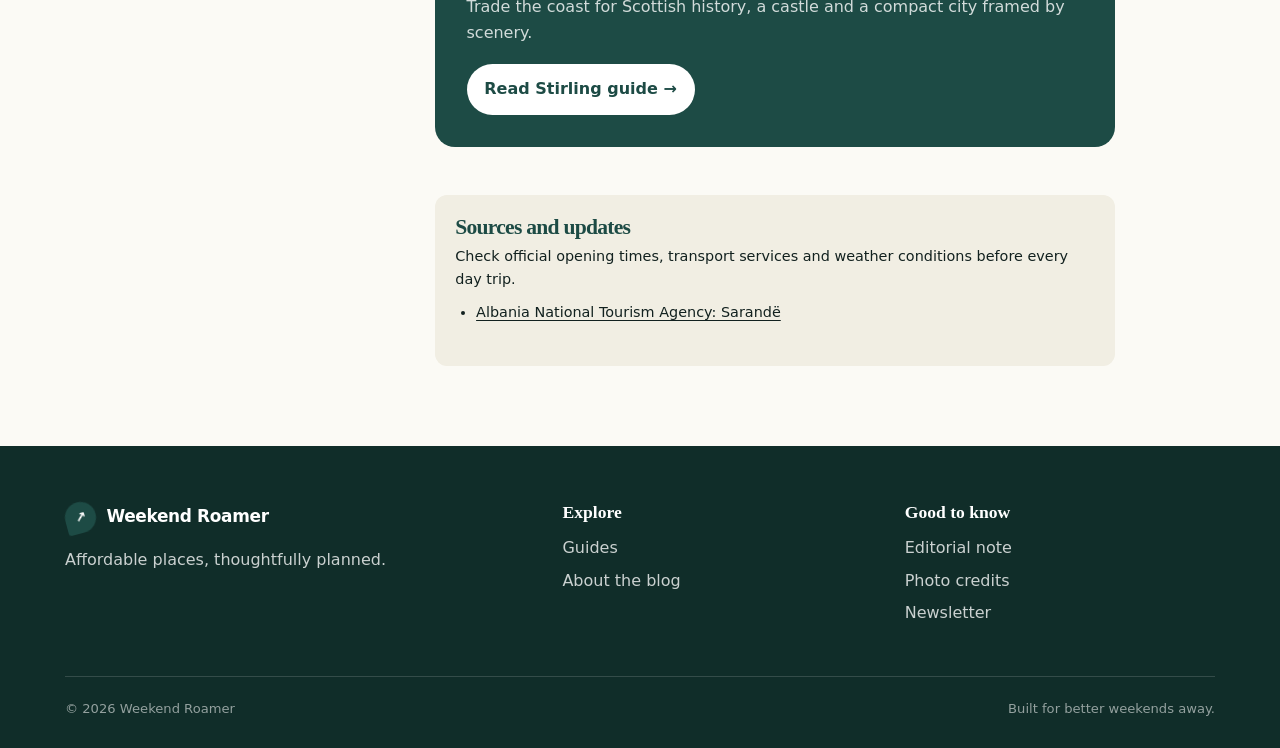
<file: sarande.html>
<!doctype html>
<html lang="en">
  <head>
    <meta charset="utf-8">
    <meta name="viewport" content="width=device-width, initial-scale=1">
    <meta name="description" content="A practical guide to Sarandë, Albania: coastal walks, local history and day-trip ideas including Butrint and the Blue Eye.">
    <meta name="theme-color" content="#1d4b45">
    <title>Sarandë Beyond the Beach | Weekend Roamer</title>
    <link rel="stylesheet" href="styles.css">
  </head>
  <body>
    <a class="skip-link" href="#article">Skip to article</a>
    <header class="site-header"><nav class="nav container" aria-label="Main navigation"><a class="brand" href="index.html"><span class="brand-mark" aria-hidden="true">↗</span>Weekend Roamer</a><button class="nav-toggle" type="button" aria-controls="nav-links" aria-expanded="false">Menu</button><div id="nav-links" class="nav-links"><a href="index.html">Home</a><a href="index.html#guides" aria-current="page">Guides</a><a href="about.html">About</a><a href="index.html#newsletter">Newsletter</a></div></nav></header>
    <main id="article">
      <header class="article-header"><div class="narrow"><p class="breadcrumb"><a href="index.html">Home</a> / <a href="index.html#guides">Guides</a> / Sarandë</p><span class="tag">Coastal escape · 7 min read</span><h1>Sarandë beyond the beach</h1><p class="article-deck">Use Albania’s southern Ionian coast as a base for blue water, ancient sites and small adventures inland — then give the promenade time to do what it does best: slow everything down.</p><p class="byline"><span>By Weekend Roamer</span><span>Updated September 2026</span></p></div></header>
      <figure class="article-image"><img src="sarande-beach.jpg" alt="Sarandë’s public beach and waterfront in Albania"><figcaption class="photo-credit">Photo: BBB2021 via Wikimedia Commons, displayed under CC BY-SA 4.0.</figcaption></figure>
      <div class="article-layout"><aside class="toc" aria-label="On this page"><strong>On this page</strong><a href="#why-go">Why go</a><a href="#day-one">Day one</a><a href="#day-two">Day two</a><a href="#practical">Practical notes</a><a href="#sources">Sources</a></aside>
        <article class="article-content">
          <p>Sarandë is the kind of coastal base that works best when you look beyond the shoreline. The town faces Corfu across the Ionian Sea, while the wider area puts beaches, archaeological sites, springs and hilltop views within reach. A beach-first trip is perfectly valid; two or three days lets you add more texture.</p>
          <h2 id="why-go">Why use Sarandë as a base?</h2><p>Albania’s official tourism site highlights the combination of sea, history and nature around the city. Butrint National Park, the Blue Eye spring, the Monastery of the 40 Saints and Lëkurës Castle are among the area’s better-known draws. That mix makes Sarandë more flexible than a single-resort stay.</p>
          <div class="tip"><strong>A summer reality check:</strong> the coast is busiest in peak season. Keep your plan flexible, reserve essential transport where possible and consider morning starts for popular day trips.</div>
          <h2 id="day-one">Day one: settle into the coast</h2>
          <div class="itinerary"><div class="itinerary-item"><div class="itinerary-time">Morning</div><div><h3>Walk the seafront and learn the shape of the town</h3><p>Begin with the promenade, a coffee and an easy orientation walk. This helps you decide whether you want your second day to be history-led, beach-led or a blend of both.</p></div></div><div class="itinerary-item"><div class="itinerary-time">Afternoon</div><div><h3>Choose one water stop</h3><p>Avoid trying to “do the whole coast” in one afternoon. Pick one accessible beach or a short boat excursion based on conditions, season and your own energy.</p></div></div><div class="itinerary-item"><div class="itinerary-time">Evening</div><div><h3>Head up for a view</h3><p>Lëkurës Castle sits above Sarandë and is one of the nearby landmarks named by the national tourism office. Check access and current opening details locally.</p></div></div></div>
          <h2 id="day-two">Day two: pair history with nature</h2><h3>Butrint National Park</h3><p>Butrint is the obvious history-first day trip. Give it enough time to explore rather than treating it as a quick photo stop. Check official opening information and transport options in advance, particularly outside high season.</p><h3>The Blue Eye</h3><p>The Blue Eye is a distinctive natural spring inland from the coast. If you pair it with Butrint, build in transport time and do not overload the day. Two meaningful stops are enough.</p><h3>Keep a free afternoon</h3><p>For a coastal trip, unplanned time is not wasted time. Use it for a swim, a slow lunch or a walk along the shore when the heat drops.</p>
          <h2 id="practical">Practical notes</h2><ul><li><strong>Think in bases:</strong> stay in Sarandë, then choose one substantial outing per day.</li><li><strong>Transport:</strong> confirm current local bus, taxi, ferry and boat arrangements with your accommodation or an official local source before travel.</li><li><strong>Comfort:</strong> take sun protection, water and suitable footwear if you plan to combine town, ruins and nature in one day.</li><li><strong>Respect places:</strong> heritage and natural sites are not backdrops. Follow access guidance, stay on paths and take rubbish with you.</li></ul>
          <div class="article-cta"><h2>Next up: Stirling</h2><p>Trade the coast for Scottish history, a castle and a compact city framed by scenery.</p><a class="button button-light" href="stirling.html">Read Stirling guide →</a></div>
          <section id="sources" class="source-box"><h2>Sources and updates</h2><p>Check official opening times, transport services and weather conditions before every day trip.</p><ul><li><a href="https://www.akt.gov.al/en/cities/sarande/" target="_blank" rel="noopener">Albania National Tourism Agency: Sarandë</a></li></ul></section>
        </article></div>
    </main>
    <footer class="site-footer"><div class="container"><div class="footer-top"><div><a class="brand" href="index.html"><span class="brand-mark" aria-hidden="true">↗</span>Weekend Roamer</a><p>Affordable places, thoughtfully planned.</p></div><div><p class="footer-title">Explore</p><ul class="footer-links"><li><a href="index.html#guides">Guides</a></li><li><a href="about.html">About the blog</a></li></ul></div><div><p class="footer-title">Good to know</p><ul class="footer-links"><li><a href="about.html#editorial-note">Editorial note</a></li><li><a href="photo-credits.html">Photo credits</a></li><li><a href="index.html#newsletter">Newsletter</a></li></ul></div></div><div class="footer-bottom"><span>© 2026 Weekend Roamer</span><span>Built for better weekends away.</span></div></div></footer>
    <script src="script.js"></script>
  </body>
</html>
</file>
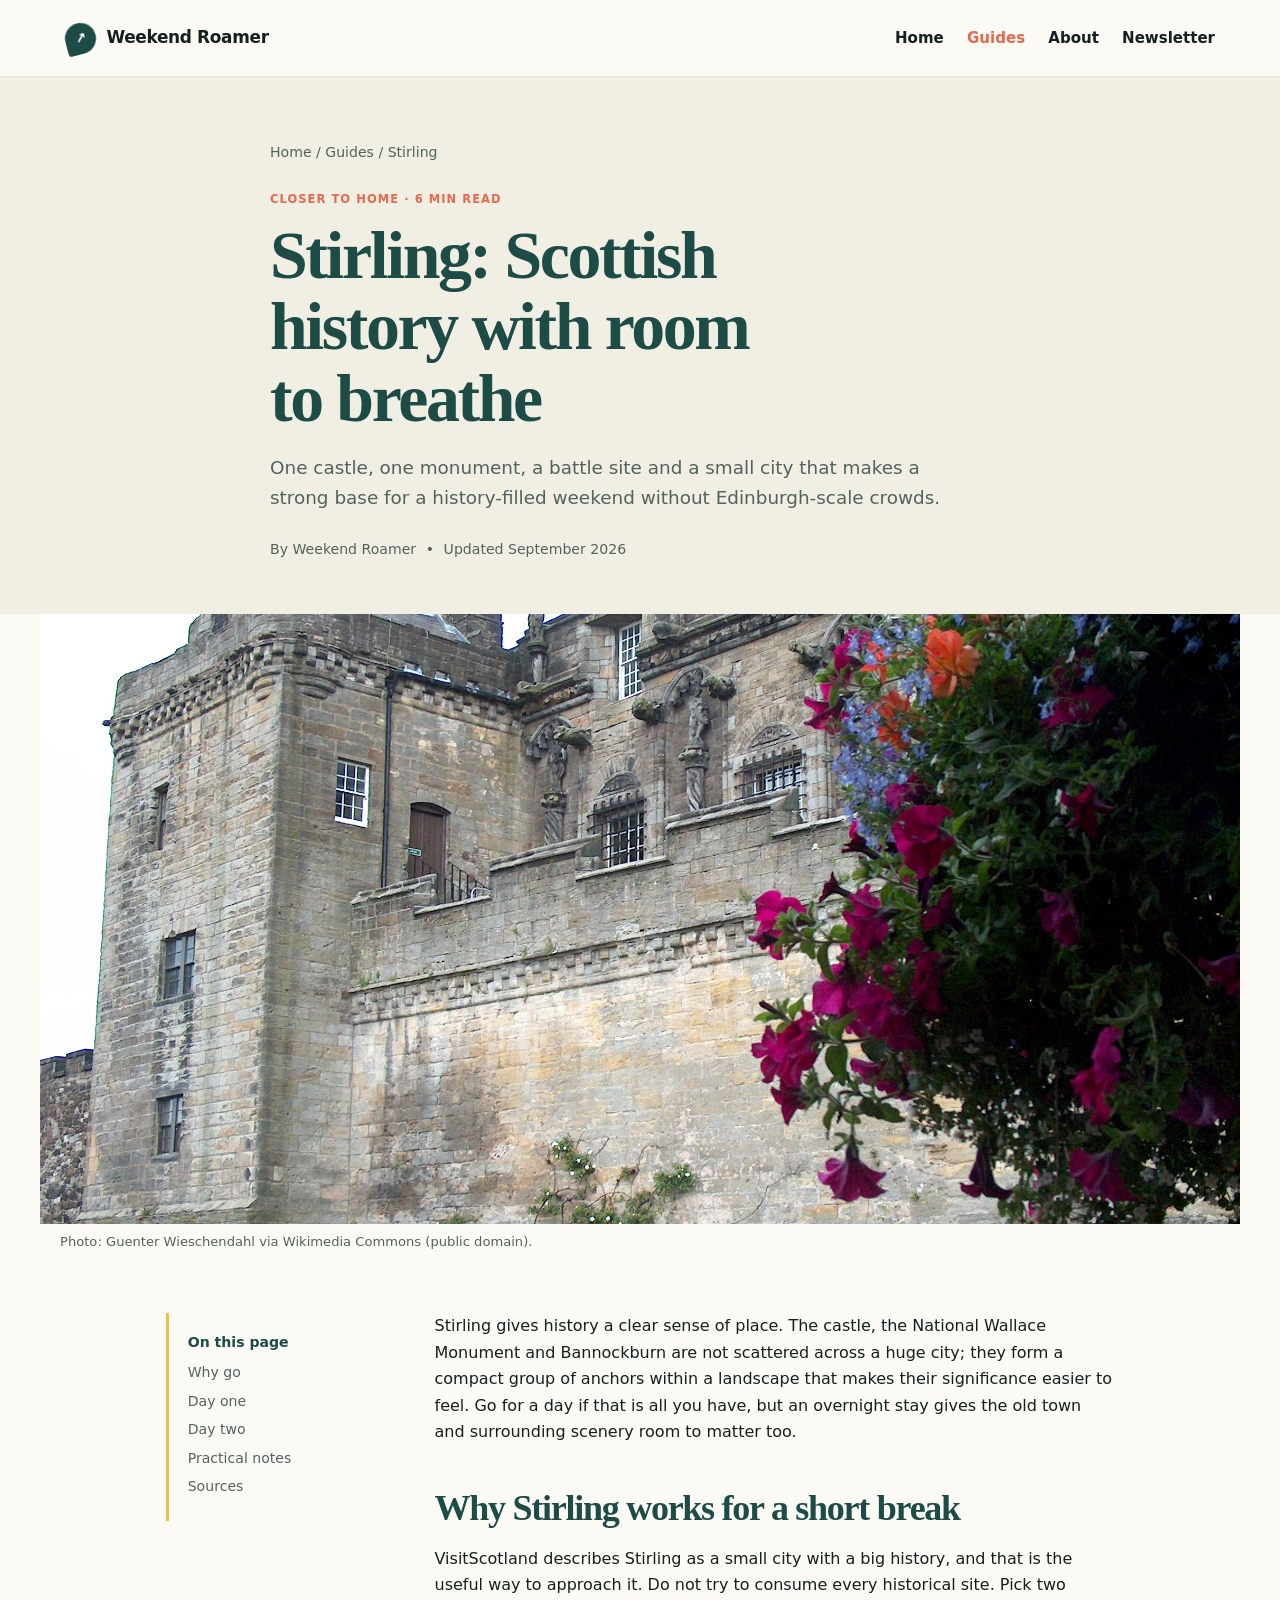
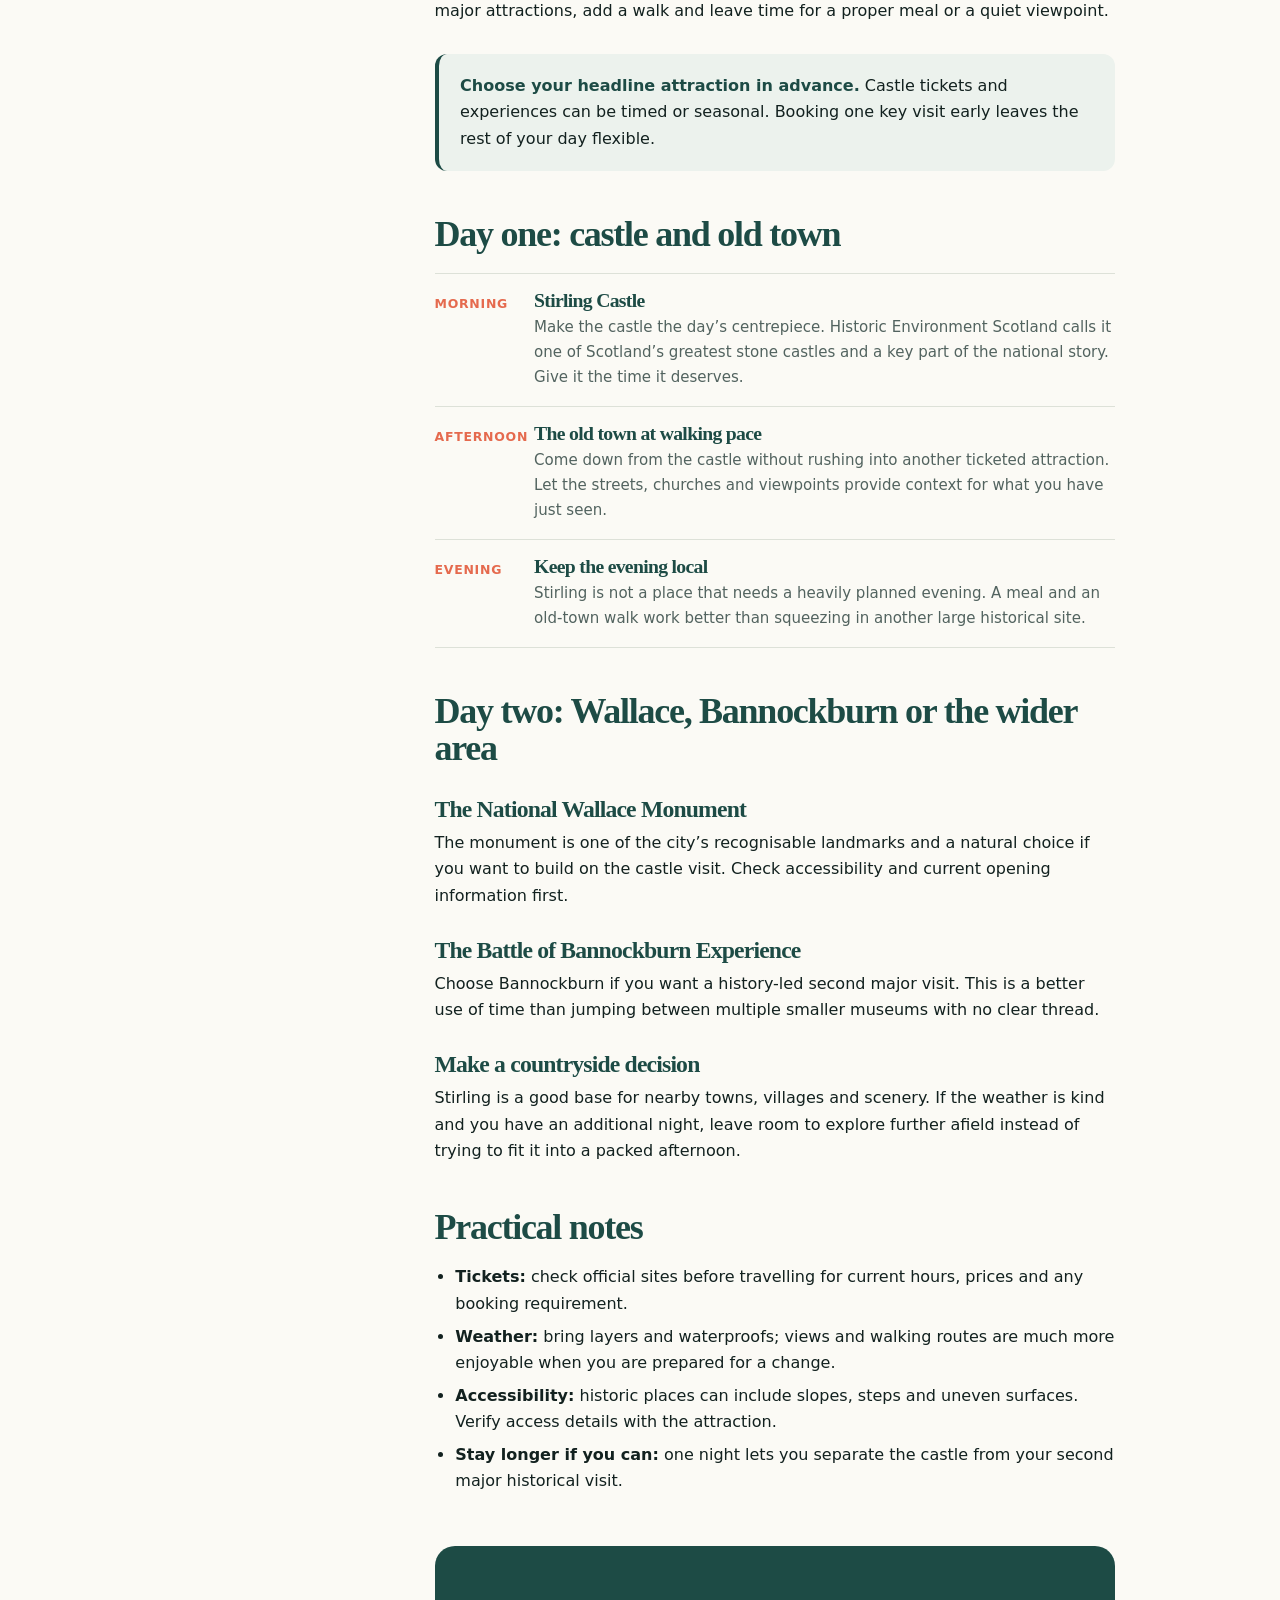
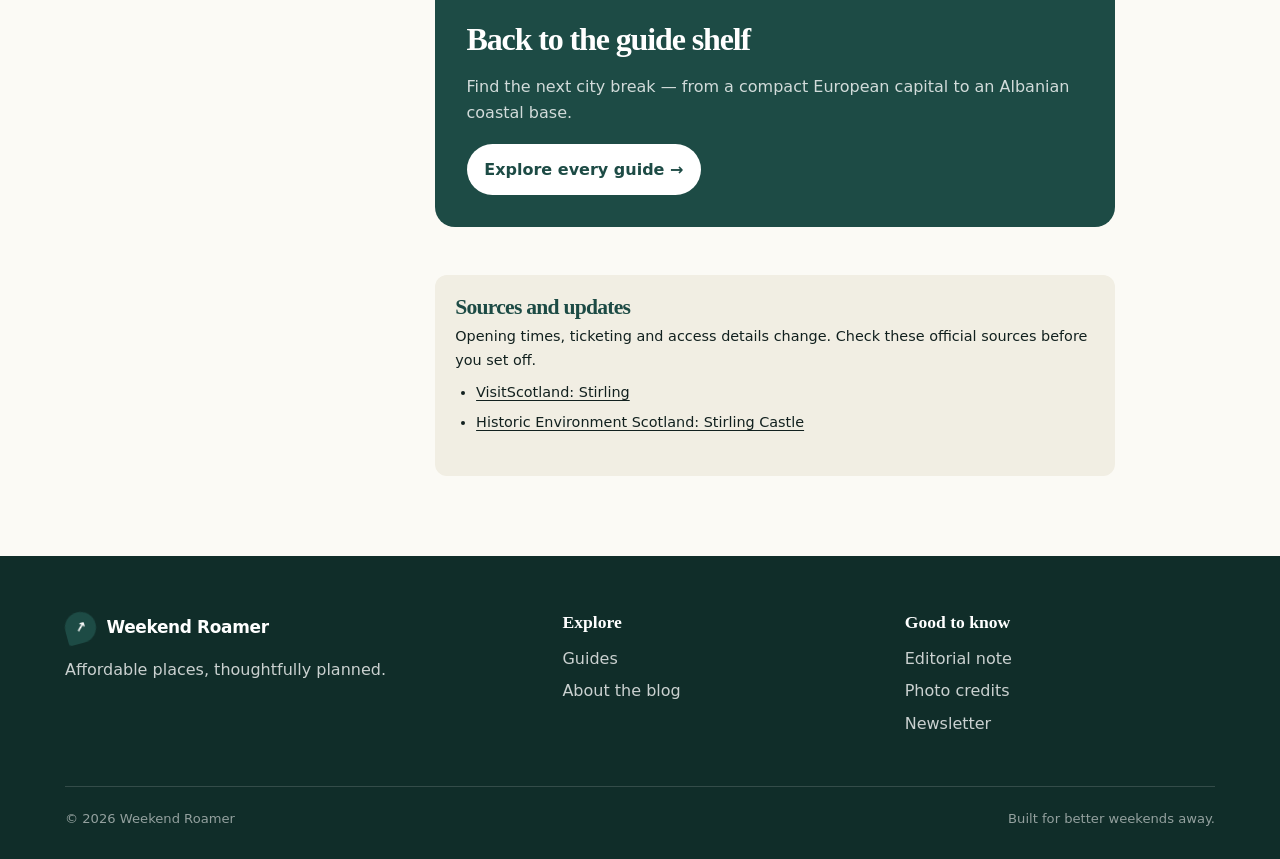
<file: stirling.html>
<!doctype html>
<html lang="en">
  <head>
    <meta charset="utf-8">
    <meta name="viewport" content="width=device-width, initial-scale=1">
    <meta name="description" content="A one- or two-day Stirling guide with the castle, Wallace Monument, Bannockburn and a relaxed old-town plan.">
    <meta name="theme-color" content="#1d4b45">
    <title>Stirling: a Weekend of Scottish History | Weekend Roamer</title>
    <link rel="stylesheet" href="styles.css">
  </head>
  <body>
    <a class="skip-link" href="#article">Skip to article</a>
    <header class="site-header"><nav class="nav container" aria-label="Main navigation"><a class="brand" href="index.html"><span class="brand-mark" aria-hidden="true">↗</span>Weekend Roamer</a><button class="nav-toggle" type="button" aria-controls="nav-links" aria-expanded="false">Menu</button><div id="nav-links" class="nav-links"><a href="index.html">Home</a><a href="index.html#guides" aria-current="page">Guides</a><a href="about.html">About</a><a href="index.html#newsletter">Newsletter</a></div></nav></header>
    <main id="article">
      <header class="article-header"><div class="narrow"><p class="breadcrumb"><a href="index.html">Home</a> / <a href="index.html#guides">Guides</a> / Stirling</p><span class="tag">Closer to home · 6 min read</span><h1>Stirling: Scottish history with room to breathe</h1><p class="article-deck">One castle, one monument, a battle site and a small city that makes a strong base for a history-filled weekend without Edinburgh-scale crowds.</p><p class="byline"><span>By Weekend Roamer</span><span>Updated September 2026</span></p></div></header>
      <figure class="article-image"><img src="stirling-castle.jpg" alt="Exterior view of Stirling Castle in Scotland"><figcaption class="photo-credit">Photo: Guenter Wieschendahl via Wikimedia Commons (public domain).</figcaption></figure>
      <div class="article-layout"><aside class="toc" aria-label="On this page"><strong>On this page</strong><a href="#why-go">Why go</a><a href="#day-one">Day one</a><a href="#day-two">Day two</a><a href="#practical">Practical notes</a><a href="#sources">Sources</a></aside>
        <article class="article-content">
          <p>Stirling gives history a clear sense of place. The castle, the National Wallace Monument and Bannockburn are not scattered across a huge city; they form a compact group of anchors within a landscape that makes their significance easier to feel. Go for a day if that is all you have, but an overnight stay gives the old town and surrounding scenery room to matter too.</p>
          <h2 id="why-go">Why Stirling works for a short break</h2><p>VisitScotland describes Stirling as a small city with a big history, and that is the useful way to approach it. Do not try to consume every historical site. Pick two major attractions, add a walk and leave time for a proper meal or a quiet viewpoint.</p>
          <div class="tip"><strong>Choose your headline attraction in advance.</strong> Castle tickets and experiences can be timed or seasonal. Booking one key visit early leaves the rest of your day flexible.</div>
          <h2 id="day-one">Day one: castle and old town</h2>
          <div class="itinerary"><div class="itinerary-item"><div class="itinerary-time">Morning</div><div><h3>Stirling Castle</h3><p>Make the castle the day’s centrepiece. Historic Environment Scotland calls it one of Scotland’s greatest stone castles and a key part of the national story. Give it the time it deserves.</p></div></div><div class="itinerary-item"><div class="itinerary-time">Afternoon</div><div><h3>The old town at walking pace</h3><p>Come down from the castle without rushing into another ticketed attraction. Let the streets, churches and viewpoints provide context for what you have just seen.</p></div></div><div class="itinerary-item"><div class="itinerary-time">Evening</div><div><h3>Keep the evening local</h3><p>Stirling is not a place that needs a heavily planned evening. A meal and an old-town walk work better than squeezing in another large historical site.</p></div></div></div>
          <h2 id="day-two">Day two: Wallace, Bannockburn or the wider area</h2><h3>The National Wallace Monument</h3><p>The monument is one of the city’s recognisable landmarks and a natural choice if you want to build on the castle visit. Check accessibility and current opening information first.</p><h3>The Battle of Bannockburn Experience</h3><p>Choose Bannockburn if you want a history-led second major visit. This is a better use of time than jumping between multiple smaller museums with no clear thread.</p><h3>Make a countryside decision</h3><p>Stirling is a good base for nearby towns, villages and scenery. If the weather is kind and you have an additional night, leave room to explore further afield instead of trying to fit it into a packed afternoon.</p>
          <h2 id="practical">Practical notes</h2><ul><li><strong>Tickets:</strong> check official sites before travelling for current hours, prices and any booking requirement.</li><li><strong>Weather:</strong> bring layers and waterproofs; views and walking routes are much more enjoyable when you are prepared for a change.</li><li><strong>Accessibility:</strong> historic places can include slopes, steps and uneven surfaces. Verify access details with the attraction.</li><li><strong>Stay longer if you can:</strong> one night lets you separate the castle from your second major historical visit.</li></ul>
          <div class="article-cta"><h2>Back to the guide shelf</h2><p>Find the next city break — from a compact European capital to an Albanian coastal base.</p><a class="button button-light" href="index.html#guides">Explore every guide →</a></div>
          <section id="sources" class="source-box"><h2>Sources and updates</h2><p>Opening times, ticketing and access details change. Check these official sources before you set off.</p><ul><li><a href="https://www.visitscotland.com/places-to-go/stirling" target="_blank" rel="noopener">VisitScotland: Stirling</a></li><li><a href="https://www.historicenvironment.scot/visit/all/stirling-castle/" target="_blank" rel="noopener">Historic Environment Scotland: Stirling Castle</a></li></ul></section>
        </article></div>
    </main>
    <footer class="site-footer"><div class="container"><div class="footer-top"><div><a class="brand" href="index.html"><span class="brand-mark" aria-hidden="true">↗</span>Weekend Roamer</a><p>Affordable places, thoughtfully planned.</p></div><div><p class="footer-title">Explore</p><ul class="footer-links"><li><a href="index.html#guides">Guides</a></li><li><a href="about.html">About the blog</a></li></ul></div><div><p class="footer-title">Good to know</p><ul class="footer-links"><li><a href="about.html#editorial-note">Editorial note</a></li><li><a href="photo-credits.html">Photo credits</a></li><li><a href="index.html#newsletter">Newsletter</a></li></ul></div></div><div class="footer-bottom"><span>© 2026 Weekend Roamer</span><span>Built for better weekends away.</span></div></div></footer>
    <script src="script.js"></script>
  </body>
</html>
</file>
<file: styles.css>
:root {
  --ink: #12211f;
  --muted: #52635f;
  --paper: #fbfaf5;
  --sand: #f1eee3;
  --forest: #1d4b45;
  --forest-dark: #123a35;
  --coral: #e56a4e;
  --sun: #efbd48;
  --line: #dde1d8;
  --white: #ffffff;
  --radius: 20px;
  --shadow: 0 17px 40px rgba(18, 33, 31, .10);
}

* { box-sizing: border-box; }
html { scroll-behavior: smooth; }
body {
  margin: 0;
  background: var(--paper);
  color: var(--ink);
  font-family: Inter, ui-sans-serif, system-ui, -apple-system, BlinkMacSystemFont, "Segoe UI", sans-serif;
  font-size: 16px;
  line-height: 1.65;
}

img { display: block; width: 100%; height: auto; }
a { color: inherit; text-underline-offset: 3px; }
a:hover { color: var(--coral); }
button, input { font: inherit; }
.sr-only { position: absolute; width: 1px; height: 1px; padding: 0; margin: -1px; overflow: hidden; clip: rect(0, 0, 0, 0); white-space: nowrap; border: 0; }

.skip-link {
  position: fixed; left: 1rem; top: -4rem; z-index: 100;
  padding: .6rem 1rem; background: var(--white); border-radius: 8px;
}
.skip-link:focus { top: 1rem; }

.site-shell { overflow: hidden; }
.container { width: min(1150px, calc(100% - 2.5rem)); margin: 0 auto; }
.narrow { width: min(740px, calc(100% - 2.5rem)); margin: 0 auto; }

.site-header {
  position: sticky; top: 0; z-index: 20; background: rgba(251,250,245,.94);
  backdrop-filter: blur(12px); border-bottom: 1px solid rgba(221,225,216,.8);
}
.nav { min-height: 76px; display: flex; align-items: center; justify-content: space-between; gap: 1.2rem; }
.brand { text-decoration: none; display: inline-flex; align-items: center; gap: .65rem; font-size: 1.06rem; font-weight: 800; letter-spacing: -.02em; }
.brand-mark { width: 31px; height: 31px; display: grid; place-items: center; background: var(--forest); color: var(--white); border-radius: 50% 50% 50% 8%; transform: rotate(-15deg); font-size: .85rem; }
.nav-links { display: flex; align-items: center; gap: 1.45rem; }
.nav-links a { color: var(--ink); text-decoration: none; font-weight: 650; font-size: .94rem; }
.nav-links a[aria-current="page"] { color: var(--coral); }
.nav-links a:hover { color: var(--coral); }
.nav-toggle { display: none; padding: .45rem .65rem; border: 1px solid var(--line); border-radius: 8px; background: var(--white); color: var(--ink); }

.eyebrow { margin: 0 0 .8rem; color: var(--coral); text-transform: uppercase; letter-spacing: .12em; font-weight: 800; font-size: .76rem; }
h1, h2, h3 { font-family: Georgia, "Times New Roman", serif; letter-spacing: -.035em; line-height: 1.05; }
h1 { margin: 0; font-size: clamp(3rem, 6.4vw, 5.55rem); max-width: 11ch; }
h2 { font-size: clamp(2rem, 3.7vw, 3rem); margin: 0 0 1.1rem; }
h3 { font-size: 1.48rem; margin: 0 0 .5rem; }
p { margin: 0 0 1.1rem; }
.lede { font-size: 1.16rem; color: rgba(255,255,255,.83); max-width: 54ch; }
.button { display: inline-flex; align-items: center; justify-content: center; gap: .45rem; min-height: 46px; padding: .7rem 1.05rem; border: 1px solid transparent; border-radius: 999px; text-decoration: none; font-weight: 750; cursor: pointer; transition: transform .2s, background .2s; }
.button:hover { transform: translateY(-2px); color: inherit; }
.button-primary { background: var(--coral); color: var(--white); }
.button-primary:hover { background: #cc583e; }
.button-light { background: var(--white); color: var(--forest); }
.button-ghost { border-color: rgba(255,255,255,.4); color: var(--white); }

.hero { background: var(--forest); color: var(--white); position: relative; }
.hero::before, .hero::after { content: ""; position: absolute; border-radius: 999px; pointer-events: none; }
.hero::before { width: 38rem; height: 38rem; background: rgba(239,189,72,.18); top: -25rem; right: -8rem; }
.hero::after { width: 16rem; height: 16rem; background: rgba(229,106,78,.18); bottom: -10rem; left: 29%; }
.hero-inner { position: relative; z-index: 1; display: grid; grid-template-columns: 1.15fr .85fr; gap: 3rem; align-items: end; min-height: 590px; padding: 6.5rem 0 5.3rem; }
.hero-copy { padding-bottom: .8rem; }
.hero-actions { display: flex; flex-wrap: wrap; gap: .8rem; margin-top: 1.8rem; }
.hero-note { margin-top: 1.5rem; color: rgba(255,255,255,.67); font-size: .88rem; }
.hero-card { padding: 1.15rem; background: rgba(255,255,255,.10); border: 1px solid rgba(255,255,255,.18); border-radius: var(--radius); transform: rotate(2deg); box-shadow: 0 20px 50px rgba(0,0,0,.18); }
.hero-card img { height: 338px; object-fit: cover; border-radius: 13px; }
.hero-card figcaption { padding: .8rem .35rem .1rem; font-size: .88rem; color: rgba(255,255,255,.78); }

.intro-section, .feature-section, .guide-section, .newsletter-section { padding: 5.7rem 0; }
.section-heading { display: flex; justify-content: space-between; gap: 2rem; align-items: end; margin-bottom: 2rem; }
.section-heading p { color: var(--muted); max-width: 48ch; }
.text-link { color: var(--forest); font-weight: 750; }
.stats { display: grid; grid-template-columns: repeat(3, 1fr); border-top: 1px solid var(--line); border-bottom: 1px solid var(--line); }
.stat { padding: 1.6rem .4rem; }
.stat + .stat { border-left: 1px solid var(--line); padding-left: 1.6rem; }
.stat strong { display: block; font: 800 clamp(1.75rem, 3vw, 2.6rem)/1 Georgia, serif; color: var(--forest); }
.stat span { color: var(--muted); font-size: .9rem; }

.feature-section { background: var(--sand); }
.featured-grid { display: grid; grid-template-columns: 1.15fr .85fr; gap: 1.6rem; }
.feature-card, .post-card { background: var(--white); border-radius: var(--radius); overflow: hidden; box-shadow: 0 7px 23px rgba(18,33,31,.06); }
.feature-card { display: grid; grid-template-columns: 1fr 1fr; }
.feature-card img { height: 100%; min-height: 345px; object-fit: cover; }
.card-copy { padding: clamp(1.5rem, 3vw, 2.7rem); }
.tag { display: inline-block; color: var(--coral); text-transform: uppercase; letter-spacing: .09em; font-size: .72rem; font-weight: 850; margin-bottom: .7rem; }
.card-meta { color: var(--muted); font-size: .85rem; margin-bottom: 1.1rem; }
.compact-posts { display: grid; gap: 1.6rem; }
.post-card { display: grid; grid-template-columns: 145px 1fr; min-height: 165px; }
.post-card img { height: 100%; object-fit: cover; }
.post-card .card-copy { padding: 1.2rem 1.3rem; }
.post-card h3 { font-size: 1.35rem; }
.post-card p { color: var(--muted); font-size: .9rem; margin-bottom: .6rem; }

.guide-grid { display: grid; grid-template-columns: repeat(4, 1fr); gap: 1.25rem; }
.guide-card { min-height: 390px; position: relative; overflow: hidden; display: flex; flex-direction: column; justify-content: end; padding: 1.35rem; border-radius: var(--radius); text-decoration: none; color: var(--white); isolation: isolate; background: var(--forest); }
.guide-card::before { content:""; position: absolute; z-index: -1; inset: 0; background: linear-gradient(0deg, rgba(9,20,18,.85) 2%, rgba(9,20,18,.05) 75%); }
.guide-card img { position: absolute; z-index: -2; inset: 0; height: 100%; object-fit: cover; transition: transform .45s ease; }
.guide-card:hover img { transform: scale(1.06); }
.guide-card:hover { color: var(--white); }
.guide-card h3 { font-size: 1.72rem; }
.guide-card p { margin: 0; color: rgba(255,255,255,.82); font-size: .9rem; }

.newsletter-section { background: var(--coral); color: var(--white); }
.newsletter-box { display: grid; grid-template-columns: 1fr auto; align-items: center; gap: 3rem; }
.newsletter-box h2 { max-width: 14ch; }
.newsletter-box p { max-width: 54ch; color: rgba(255,255,255,.84); }
.signup { display: flex; min-width: min(100%, 430px); background: var(--white); padding: .32rem; border-radius: 999px; }
.signup input { min-width: 0; flex: 1; border: 0; padding: .6rem .8rem .6rem 1rem; outline: none; background: transparent; color: var(--ink); }
.signup button { border: 0; }
.form-message { margin: .8rem 0 0; font-size: .86rem; color: rgba(255,255,255,.82); }

.site-footer { background: #102d29; color: rgba(255,255,255,.78); padding: 3.5rem 0 1.8rem; }
.footer-top { display: grid; grid-template-columns: 1.2fr .8fr .8fr; gap: 2rem; padding-bottom: 2.7rem; }
.site-footer .brand { color: var(--white); margin-bottom: .9rem; }
.footer-title { color: var(--white); margin: 0 0 .8rem; font: 700 1.1rem Georgia, serif; }
.footer-links { padding: 0; margin: 0; list-style: none; }
.footer-links li { margin-bottom: .38rem; }
.footer-links a { text-decoration: none; }
.footer-bottom { padding-top: 1.3rem; border-top: 1px solid rgba(255,255,255,.15); color: rgba(255,255,255,.55); font-size: .82rem; display: flex; justify-content: space-between; gap: 1rem; }

.page-hero { padding: 5.2rem 0 3rem; background: var(--sand); }
.page-hero h1 { max-width: 14ch; font-size: clamp(2.8rem, 5.4vw, 4.6rem); color: var(--forest); }
.page-hero .lede { color: var(--muted); max-width: 59ch; margin-top: 1.2rem; }
.filter-row { display: flex; flex-wrap: wrap; gap: .6rem; margin-top: 1.4rem; }
.filter-pill { display: inline-block; padding: .38rem .75rem; background: var(--white); border: 1px solid var(--line); border-radius: 999px; color: var(--forest); text-decoration: none; font-size: .85rem; font-weight: 700; }
.post-list-section { padding: 4.5rem 0 6rem; }
.post-list { display: grid; grid-template-columns: repeat(2, 1fr); gap: 1.6rem; }
.post-list .post-card { display: block; }
.post-list .post-card img { height: 245px; }
.post-list .post-card .card-copy { padding: 1.5rem; }

.article-header { padding: 4rem 0 2.2rem; background: var(--sand); }
.breadcrumb { color: var(--muted); font-size: .88rem; margin-bottom: 1.3rem; }
.breadcrumb a { text-decoration: none; }
.article-header h1 { color: var(--forest); max-width: 15ch; font-size: clamp(2.75rem, 5.3vw, 4.8rem); }
.article-deck { max-width: 58ch; margin-top: 1.2rem; color: var(--muted); font-size: 1.15rem; }
.byline { display: flex; flex-wrap: wrap; gap: .6rem; color: var(--muted); font-size: .88rem; margin-top: 1.5rem; }
.byline span + span::before { content: "•"; margin-right: .6rem; }
.article-image { margin: 0 auto; width: min(1200px, calc(100% - 2.5rem)); }
.article-image img { max-height: 610px; object-fit: cover; }
.photo-credit { width: min(1200px, calc(100% - 2.5rem)); margin: .45rem auto 0; color: var(--muted); font-size: .82rem; }
.article-layout { display: grid; grid-template-columns: 205px minmax(0, 680px); justify-content: center; gap: 4rem; padding: 3.8rem 0 5rem; }
.toc { position: sticky; top: 100px; align-self: start; padding: 1.1rem 1.2rem; border-left: 3px solid var(--sun); font-size: .88rem; }
.toc strong { display: block; color: var(--forest); margin-bottom: .45rem; }
.toc a { display: block; text-decoration: none; color: var(--muted); margin: .33rem 0; }
.toc a:hover { color: var(--coral); }
.article-content h2 { margin-top: 2.8rem; font-size: 2.25rem; color: var(--forest); }
.article-content h3 { margin-top: 1.8rem; color: var(--forest); }
.article-content ul, .article-content ol { padding-left: 1.3rem; margin: 0 0 1.25rem; }
.article-content li { margin-bottom: .4rem; }
.tip { margin: 1.8rem 0; padding: 1.2rem 1.35rem; background: #ecf2ed; border-radius: 12px; border-left: 4px solid var(--forest); }
.tip strong { color: var(--forest); }
.itinerary { border-top: 1px solid var(--line); margin: 1.2rem 0; }
.itinerary-item { display: grid; grid-template-columns: 82px 1fr; gap: 1.1rem; padding: 1rem 0; border-bottom: 1px solid var(--line); }
.itinerary-time { color: var(--coral); font-size: .78rem; letter-spacing: .06em; font-weight: 850; text-transform: uppercase; padding-top: .25rem; }
.itinerary-item h3 { margin: 0 0 .3rem; font-size: 1.23rem; }
.itinerary-item p { margin: 0; color: var(--muted); font-size: .94rem; }
.source-box { margin-top: 3rem; padding: 1.3rem; background: var(--sand); border-radius: 12px; font-size: .9rem; }
.source-box h2 { margin: 0 0 .4rem; font-size: 1.35rem; }
.source-box p { margin-bottom: .55rem; }
.article-cta { margin-top: 3.2rem; padding: 2rem; color: var(--white); background: var(--forest); border-radius: var(--radius); }
.article-cta h2 { color: var(--white); font-size: 2rem; }
.article-cta p { color: rgba(255,255,255,.8); }

.about-section { padding: 5rem 0; }
.about-grid { display: grid; grid-template-columns: 1fr 1fr; gap: 4rem; align-items: center; }
.about-image { position: relative; }
.about-image img { min-height: 455px; object-fit: cover; border-radius: var(--radius); }
.about-badge { position: absolute; right: -2rem; bottom: 1.8rem; max-width: 190px; padding: 1.2rem; background: var(--sun); color: var(--ink); border-radius: 50%; text-align: center; font: 700 1.14rem/1.15 Georgia, serif; transform: rotate(9deg); }
.credit-list { display: grid; gap: 1rem; }
.credit-list article { padding: 1.35rem 1.45rem; background: var(--white); border-radius: 12px; border: 1px solid var(--line); }
.credit-list h2 { margin: 0 0 .55rem; font-size: 1.45rem; color: var(--forest); }
.credit-list p { margin: 0; color: var(--muted); }
.principles { margin: 1.7rem 0 0; padding: 0; list-style: none; }
.principles li { padding: .85rem 0; border-top: 1px solid var(--line); }
.principles strong { color: var(--forest); }

@media (max-width: 820px) {
  .nav-toggle { display: inline-block; }
  .nav-links { display: none; position: absolute; right: 1.25rem; top: 67px; width: min(260px, calc(100vw - 2.5rem)); padding: 1rem; background: var(--white); box-shadow: var(--shadow); border-radius: 12px; flex-direction: column; align-items: stretch; }
  .nav-links.is-open { display: flex; }
  .hero-inner, .featured-grid, .newsletter-box, .about-grid { grid-template-columns: 1fr; }
  .hero-inner { min-height: auto; padding-top: 4.5rem; }
  .hero-card { max-width: 440px; justify-self: center; }
  .guide-grid { grid-template-columns: repeat(2, 1fr); }
  .article-layout { grid-template-columns: minmax(0, 680px); padding-top: 2.2rem; }
  .toc { display: none; }
  .footer-top { grid-template-columns: 1fr 1fr; }
  .footer-top > :first-child { grid-column: 1 / -1; }
}

@media (max-width: 560px) {
  .container, .narrow { width: min(100% - 1.5rem, 1150px); }
  .hero-inner { gap: 2rem; padding: 4rem 0 3.6rem; }
  h1 { font-size: 3.25rem; }
  .stats, .post-list { grid-template-columns: 1fr; }
  .stat + .stat { padding-left: .4rem; border-left: 0; border-top: 1px solid var(--line); }
  .section-heading { display: block; }
  .feature-card { grid-template-columns: 1fr; }
  .feature-card img { min-height: 250px; }
  .compact-posts { grid-template-columns: 1fr; }
  .post-card { grid-template-columns: 105px 1fr; }
  .guide-grid { grid-template-columns: 1fr; }
  .guide-card { min-height: 300px; }
  .signup { flex-direction: column; gap: .35rem; border-radius: 14px; }
  .signup input, .signup button { width: 100%; }
  .footer-top { grid-template-columns: 1fr; }
  .footer-top > :first-child { grid-column: auto; }
  .footer-bottom { display: block; }
  .article-header { padding-top: 3rem; }
  .article-image { width: 100%; }
  .itinerary-item { grid-template-columns: 1fr; gap: .2rem; }
  .about-badge { right: .5rem; }
}
</file>
